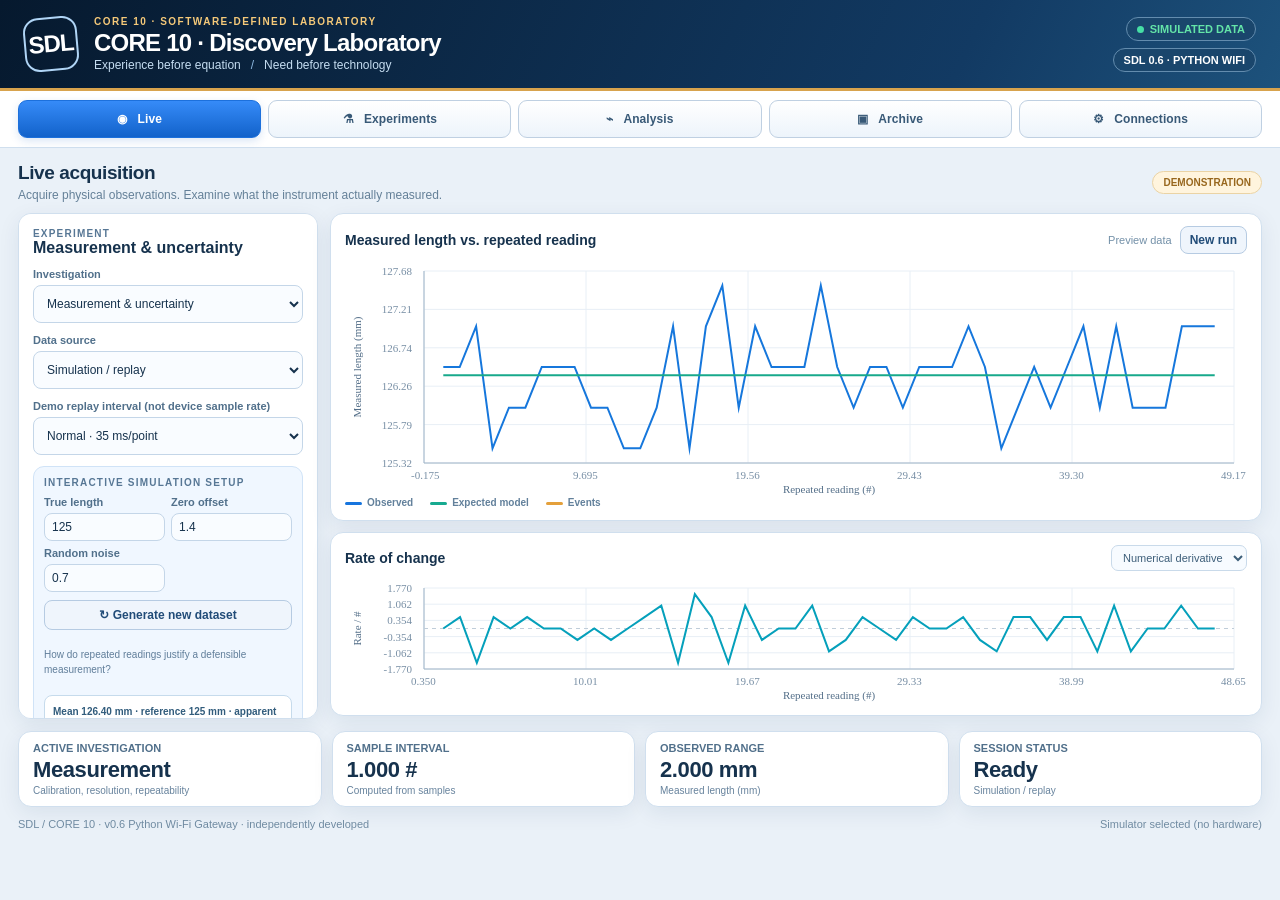
<file: web/index.html>
<!DOCTYPE html><html lang="en"><head><meta charset="utf-8"><meta name="viewport" content="width=device-width,initial-scale=1"><meta name="theme-color" content="#0a2442"><title>SDL | CORE 10 v0.6 — Python Wi-Fi Laboratory</title><link rel="stylesheet" href="style.css"></head><body><div class="app">
<header class="mast"><div class="mast-left"><div class="sdl-mark" aria-label="SDL">SDL</div><div><div class="eyebrow">CORE 10 · SOFTWARE-DEFINED LABORATORY</div><h1>CORE 10 · Discovery Laboratory</h1><p>Experience before equation <span style="color:#8db9e1">&nbsp; / &nbsp;</span> Need before technology</p></div></div><div class="topright"><span class="tinybadge"><span class="statusdot on" id="modeDot"></span><span id="topStatus">SIMULATED DATA</span></span><span class="tinybadge">SDL 0.6 · PYTHON WIFI</span></div></header>
<nav class="tabnav" role="tablist" aria-label="Laboratory workspace"><button type="button" data-tab="live" class="active" role="tab">◉ &nbsp; Live</button><button type="button" data-tab="experiments" role="tab">⚗ &nbsp; Experiments</button><button type="button" data-tab="analysis" role="tab">⌁ &nbsp; Analysis</button><button type="button" data-tab="archive" role="tab">▣ &nbsp; Archive</button><button type="button" data-tab="setup" role="tab">⚙ &nbsp; Connections</button></nav>
<main class="content">
<div class="diag-warning" id="capture-warning" role="status" hidden></div>
<section class="screen" id="screen-live"><div class="pagehead"><div><h2>Live acquisition</h2><p>Acquire physical observations. Examine what the instrument actually measured.</p></div><span class="pill gold" id="live-mode">DEMO / NOT CONNECTED</span></div><div class="livegrid"><aside class="card pad stack"><div><div class="sectionlabel">Experiment</div><h3 class="control-title" id="live-exp-title">Newton's cooling</h3></div><div><label for="live-exp" class="label">Investigation</label><select id="live-exp" class="inp"></select></div><div><label for="live-adapter" class="label">Data source</label><select id="live-adapter" class="inp"></select></div><div><label for="sample-ms" class="label">Demo replay interval (not device sample rate)</label><select id="sample-ms" class="inp"><option value="15">Fast · 15 ms/point</option><option value="35" selected>Normal · 35 ms/point</option><option value="100">Slow · 100 ms/point</option></select></div><div class="sim-box" id="simulation-panel"><div class="sectionlabel">Interactive simulation setup</div><div class="sim-fields" id="sim-fields"></div><button type="button" class="btn" id="sim-regenerate">↻ Generate new dataset</button><p class="tiny-note" id="sim-description">Choose parameters then regenerate.</p><div class="sim-insight" id="sim-insight">Preparing simulation...</div></div><div class="controls"><button id="live-start" class="btn success">▶ Start run</button><button id="live-stop" class="btn ghost">■ Stop</button><button id="live-mark" class="btn">⚑ Mark event</button><button id="live-save" class="btn primary">Save run</button></div><div class="sim-manual"><div class="sectionlabel">Manual / event-based acquisition</div><input id="event-note" class="inp" type="text" maxlength="50" placeholder="Optional event annotation"><div class="fieldgrid"><label class="label">X<input id="event-x" class="inp" type="number" step="any" placeholder="X"></label><label class="label">Y<input id="event-y" class="inp" type="number" step="any" placeholder="Y"></label></div><button class="btn" id="event-keep">＋ Keep data pair</button></div><div class="separator"></div><div class="metricrow"><span>Latest reading</span><strong id="latest-value">—</strong></div><div class="metricrow"><span>Samples</span><strong id="live-samples">0</strong></div><div class="metricrow"><span>Elapsed</span><strong id="live-elapsed">0.0 <em>s</em></strong></div><div class="separator"></div><div class="devicebox warn" id="device-message"><b>Simulation ready.</b><div>Use Start run for live sample playback, or choose a hardware connector.</div></div><div class="small">All sample values are simulated unless an external source is connected. Hardware adapters are unvalidated against your current firmware.</div></aside><div class="graphs"><article class="card graphcard"><div class="graphhead"><strong id="live-graph-title">Temperature vs. time</strong><div class="mini-control"><span class="status-text" id="live-trace-note">Preview data</span><button class="btn" id="live-clear" style="padding:6px 9px;min-height:27px">New run</button></div></div><div class="canvas-wrap"><canvas class="plot" id="live-plot" aria-label="Live acquisition chart"></canvas></div><div class="legend"><span><i class="swatch" style="background:#1775de"></i>Observed</span><span><i class="swatch" style="background:#17aa90"></i>Expected model</span><span><i class="swatch" style="background:#e4a03b"></i>Events</span></div></article><article class="card graphcard"><div class="graphhead"><strong id="live-second-title">Rate of change</strong><div class="mini-control"><select id="live-second-channel" aria-label="Secondary channel"><option value="rate">Numerical derivative</option></select></div></div><div class="canvas-wrap"><canvas class="plot" id="live-rate" aria-label="Rate of change chart"></canvas></div></article></div></div><div class="metrics"><article class="card kpi"><label class="label">ACTIVE INVESTIGATION</label><strong id="kpi-exp">Cooling</strong><span id="kpi-exp-note">Temperature over time</span></article><article class="card kpi"><label class="label">SAMPLE INTERVAL</label><strong id="kpi-interval">—</strong><span>Computed from samples</span></article><article class="card kpi"><label class="label">OBSERVED RANGE</label><strong id="kpi-range">—</strong><span id="kpi-unit">Temperature (°C)</span></article><article class="card kpi"><label class="label">SESSION STATUS</label><strong id="kpi-status">Ready</strong><span id="kpi-source">No hardware connected</span></article></div></section>
<section class="screen" id="screen-experiments" hidden><div class="pagehead"><div><h2>Experiment library</h2><p>All ten historical CORE 10 investigations. Change parameters, repeat trials, and test models.</p></div><button class="btn primary" id="open-match">Graph Matching Arena →</button></div><div class="library-filter"><button class="btn primary" data-library="core">CORE 10 · Ten investigations</button><button class="btn" data-library="extension">Vernier-inspired extensions · 8</button></div><div class="catalog" id="experiment-list"></div><div id="match-panel" class="hidden"><div class="expbar" style="margin-top:14px"><div><div class="sectionlabel">Interactive challenge</div><h2 style="font-size:17px;margin:2px 0">Graph Matching Arena</h2></div><button class="btn ghost" id="close-match">← Back to experiment library</button></div><div class="matchlayout"><article class="card graphcard"><div class="graphhead"><strong>Become the graph</strong><small>Match the target by moving the virtual position control</small></div><div class="canvas-wrap matchplot"><canvas class="plot" id="match-plot" aria-label="Interactive graph matching challenge"></canvas></div><div class="legend"><span><i class="swatch" style="background:#dda044"></i>Target</span><span><i class="swatch" style="background:#1478df"></i>Your movement</span></div></article><article class="card pad matchinfo"><div><label for="match-target" class="label">Target motion pattern</label><select class="inp" id="match-target"><option value="steps">Out, pause, return</option><option value="triangle">Steady outbound and inbound</option><option value="waves">Changing speed</option></select></div><div><label for="match-pos" class="label">Virtual position <strong id="match-pos-value">2.0 m</strong></label><input type="range" id="match-pos" min="0" max="4" step="0.05" value="2"></div><div class="controls"><button id="match-start" class="btn success">▶ Start match</button><button id="match-example" class="btn">Example trace</button></div><div class="result"><strong>Matching score</strong><div class="result-value" id="match-score">—</div><p id="match-status">Move the slider as time advances across the graph (10 s).</p></div></article></div></div></section>
<section class="screen" id="screen-analysis" hidden><div class="pagehead"><div><h2>Graphical analysis</h2><p>Vernier-style data processing: transforms, fits, statistics, histograms, integration, FFT and calibration.</p></div><span class="pill">MODEL FIDELITY LAB</span></div><div class="analysisgrid"><div class="analysisplots"><article class="card graphcard"><div class="graphhead"><strong id="analysis-graph-title">Measured vs. model</strong><div class="legend"><span><i class="swatch" style="background:#1e75d1"></i>Data</span><span><i class="swatch" style="background:#e39a35"></i>Fit</span><span><i class="swatch" style="background:#8292c1"></i>Archive overlay</span></div></div><div class="canvas-wrap"><canvas class="plot" id="analysis-plot" aria-label="Model fitting graph"></canvas></div></article><article class="card graphcard"><div class="graphhead"><strong id="analysis-sub-title">Residuals — measured minus predicted</strong><div class="mini-control"><select id="subview"><option value="residuals">Residuals</option><option value="fft">FFT spectrum</option><option value="hist">Histogram</option><option value="integral">Accumulated integral</option><option value="derivative">Numerical derivative</option></select></div></div><div class="canvas-wrap"><canvas class="plot" id="analysis-secondary" aria-label="Residual or FFT spectrum"></canvas></div></article></div><aside class="card pad analysis-settings"><div><div class="sectionlabel">Modeling tools</div><h3 class="control-title">Find the relationship</h3></div><div><label for="analysis-model" class="label">Fit model</label><select class="inp" id="analysis-model"><option value="auto">Auto select (BIC)</option><option value="constant">Constant · y = μ</option><option value="linear">Linear · a + bx</option><option value="quadratic">Quadratic · a + bx + cx²</option><option value="inverse">Inverse · a + b/x</option><option value="exponential">Exponential decay · c + a exp(-kx)</option><option value="saturating">Approach to plateau · c − a exp(-kx)</option><option value="cos2">Malus · a + b cos²(θ)</option></select></div><div><label for="analysis-transform" class="label">View transformation</label><select class="inp" id="analysis-transform"><option value="raw">Raw measurements</option><option value="square">y vs. x²</option><option value="reciprocal">y vs. 1/x</option><option value="lnx">y vs. ln(x)</option><option value="lny">ln(y) vs. x</option><option value="lnshift">ln(y − baseline) vs. x</option></select></div><div class="fieldgrid"><div><label class="label" for="baseline">Exponential baseline</label><input id="baseline" class="inp" type="number" step="any" value="23"></div><div><label class="label" for="overlay-run">Compare saved run</label><select id="overlay-run" class="inp"><option value="">None</option></select></div></div><div class="fieldgrid"><div><label class="label" for="zoom-view">Graph range</label><select id="zoom-view" class="inp"><option value="full">Full data</option><option value="first">First half</option><option value="last">Last half</option></select></div><div><label class="label" for="show-theory">Reference curve</label><select id="show-theory" class="inp"><option value="yes">Show reference</option><option value="no">Hide reference</option></select></div></div><div class="result"><strong>Fit equation</strong><p id="fit-equation">Choose a model or load an experiment.</p><div class="result-value" id="fit-r2">—</div><p id="fit-rmse">R² / RMSE</p></div><div class="stat-summary"><div class="sectionlabel">Descriptive statistics &amp; data cursor</div><div id="analysis-stats" class="tiny-note">—</div><div id="cursor-detail" class="cursor-note">Click a graph to inspect its nearest point.</div></div><div class="controls"><button id="analysis-refresh" class="btn primary">Recalculate</button><button id="analysis-csv" class="btn">Export CSV</button></div><button class="btn" id="analysis-table-toggle">▦ Data table / calculated columns</button><div id="analysis-data-panel" class="hidden tablewrap smalltable"><table class="datatable"><thead><tr><th>X</th><th>Y</th><th>Predicted</th><th>Residual</th></tr></thead><tbody id="analysis-table-body"></tbody></table></div><div id="unknown-panel" class="unknownpanel hidden"><div class="sectionlabel">Optical standard-curve analysis</div><label for="unknown-abs" class="label">Unknown sample absorbance (AU)</label><input id="unknown-abs" class="inp" type="number" min="0" step="0.001" value="0.65"><button class="btn" id="unknown-calculate">Estimate unknown concentration</button><strong id="unknown-result">—</strong></div><p class="tip" id="analysis-advice">Multiple trial overlays and residuals test fidelity. FFT works best for equally spaced waveform data.</p></aside></div></section>
<section class="screen" id="screen-archive" hidden><div class="pagehead"><div><h2>Archive &amp; reproducibility</h2><p>Store independent trials in your browser, compare runs, and move complete datasets as CSV or JSON.</p></div><span class="pill" id="archive-count">0 SAVED RUNS</span></div><div class="archivegrid"><article class="card pad stack"><div class="expbar" style="margin:0"><strong style="font-size:14px">Saved experiments</strong><div class="mini-control"><button class="btn" id="archive-import">Import CSV</button><button class="btn" id="archive-backup">Export JSON</button><button class="btn red" id="archive-clear">Clear archive</button></div></div><div class="tablewrap"><table class="datatable"><thead><tr><th>Run / date</th><th>Investigation</th><th>Source</th><th>Points</th><th>Actions</th></tr></thead><tbody id="archive-list"><tr><td colspan="5">No stored runs. Save a run from Live.</td></tr></tbody></table></div><div class="tip">Storage uses this browser's local storage and is limited. Export JSON to preserve the archive beyond the browser.</div></article><aside class="card pad stack"><div class="sectionlabel">Import data</div><h3 class="control-title">Make existing measurements useful</h3><p class="small">Accepts CSV columns <code>x,y</code> or <code>t_s,value</code>. JSON export stores the complete experiment metadata and samples.</p><button class="btn primary" id="archive-import-json">Import JSON backup</button><div class="subtle">CSV import creates a new archive record that can be loaded into Live and analyzed with the same tools as simulated or instrument data.</div><div class="divider"></div><label class="label">Data provenance</label><p class="small">Runs retain the data source and mode. Simulated data are clearly labeled. No cloud upload or account is required.</p></aside></div></section>
<section class="screen" id="screen-setup" hidden><div class="pagehead"><div><h2>Connections &amp; calibration</h2><p>Transport-independent acquisition with extensible communications adapters.</p></div><span class="pill gold">PYTHON CORE · WIFI LINK MONITOR</span></div><div class="connectiongrid"><article class="card pad stack"><div class="sectionlabel">Transport</div><div><label for="plugin-select" class="label">Communications plugin</label><select id="plugin-select" class="inp"></select></div><div id="plugin-details" class="pluginbox"></div><div class="fieldgrid" id="plugin-fields"></div><div class="controls"><button id="plugin-connect" class="btn success">Connect source</button><button id="plugin-disconnect" class="btn ghost">Disconnect</button></div><div id="plugin-status" class="devicebox warn">No live device connected. The simulator is available.</div><div class="wifi-diag" id="wifi-diagnostics" aria-live="polite">
 <div class="diag-head"><strong>Wi-Fi / LAN Data Integrity Observatory</strong><span id="diag-status" class="diag-status">NOT CONNECTED</span></div>
 <div class="diag-grid">
  <div class="diag-kpi"><span>APP LINK HEALTH</span><b id="diag-health">—</b><small>derived, not RSSI</small></div>
  <div class="diag-kpi"><span>GOOD SAMPLES/S</span><b id="diag-rate">—</b><small>5 s rolling window</small></div>
  <div class="diag-kpi"><span>THROUGHPUT</span><b id="diag-throughput">—</b><small>application kbit/s</small></div>
  <div class="diag-kpi"><span>ROUND-TRIP</span><b id="diag-rtt">—</b><small>median ms</small></div>
  <div class="diag-kpi"><span>UPSTREAM LAG</span><b id="diag-lag">—</b><small>estimated median ms</small></div>
  <div class="diag-kpi"><span>SEQUENCE GAPS</span><b id="diag-loss">—</b><small>missed samples</small></div>
  <div class="diag-kpi"><span>CRC / DUPLICATES</span><b id="diag-integrity">—</b><small>bad / repeated frames</small></div>
  <div class="diag-kpi"><span>RECONNECTS</span><b id="diag-reconnect">—</b><small>device TCP link</small></div>
 </div>
 <div class="diag-detail" id="diag-detail">Connect to the Python Gateway to begin measurements. HTTP health: <code>/api/status</code></div>
 <div class="diag-warning">Application diagnostics are NOT Wi-Fi radio RSSI or physical link-layer packet loss. Lag is estimated from node timestamps + clock-offset pings, with uncertainty approximately RTT/2. A TCP sequence gap indicates missing application samples, not necessarily RF loss.</div>
</div><div class="subtle">Web Serial and Web Bluetooth are Chromium-based browser features. Firefox can use Demo, CSV, or WebSocket (when the device provides a compatible endpoint). Serve on localhost/HTTPS for permissioned browser APIs.</div></article><article class="card pad stack"><div class="sectionlabel">Shared protocol</div><h3 class="control-title">One scientific sample, many transports</h3><p class="small">Adapters include simulation, WebSocket LAN, a live Python WebSocket gateway, USB Web Serial, and BLE Nordic UART Service. A new adapter registers a manifest and emits normalized samples.</p><div class="code">{"t_ms":1250,"x":1.25,"y":23.8,
 "unit":"°C","channel":"temperature"}

// Or newline CSV: 1.25,23.8
// Or {"temperature_c":23.8,"t_ms":1250}</div><div class="fieldgrid"><div><label class="label" for="sample-field">Preferred JSON value field</label><input id="sample-field" class="inp" value="y" placeholder="e.g. temperature_c"></div><div><label class="label" for="cal-scale">Calibration multiplier</label><input id="cal-scale" class="inp" type="number" step="any" value="1"></div><div><label class="label" for="cal-offset">Calibration offset</label><input id="cal-offset" class="inp" type="number" step="any" value="0"></div><div><label class="label" for="serial-baud">Default USB baud rate</label><input id="serial-baud" class="inp" type="number" value="115200"></div></div><div class="sim-box"><div class="sectionlabel">Two-point calibration wizard</div><p class="small">Enter two raw readings and their independently known reference values. This calculates multiplier and offset for external readings.</p><div class="fieldgrid"><div><label class="label" for="raw-1">Raw point 1</label><input id="raw-1" class="inp" type="number" value="0"></div><div><label class="label" for="ref-1">Reference 1</label><input id="ref-1" class="inp" type="number" value="0"></div><div><label class="label" for="raw-2">Raw point 2</label><input id="raw-2" class="inp" type="number" value="100"></div><div><label class="label" for="ref-2">Reference 2</label><input id="ref-2" class="inp" type="number" value="100"></div></div><button class="btn" id="cal-compute">Compute calibration</button><div class="tiny-note" id="cal-result">Calibrations must be independently verified against a third reference.</div></div><div class="subtle"><strong>Adapter contract:</strong> <code>register({id,name,fields,create(ctx)})</code>. An instance exposes <code>connect()</code>, <code>disconnect()</code>, <code>start()</code>, and <code>stop()</code>. The common <code>ctx.onSample()</code> interface keeps plotting and modeling independent of the transport.</div></article></div></section>
<div class="footer"><span>SDL / CORE 10 · v0.6 Python Wi-Fi Gateway · independently developed</span><span id="footer-status">No hardware validation claimed. Local-first, no dependencies.</span></div></main></div>
<input id="import-csv-file" type="file" accept=".csv,text/csv" hidden><input id="import-json-file" type="file" accept=".json,application/json" hidden><div class="notif" role="status" id="toast"></div>
<script src="analysis.js"></script><script src="comms.js"></script><script src="core10.js"></script><script src="app.js"></script><script src="wifi_diagnostics.js"></script></body></html>
</file>
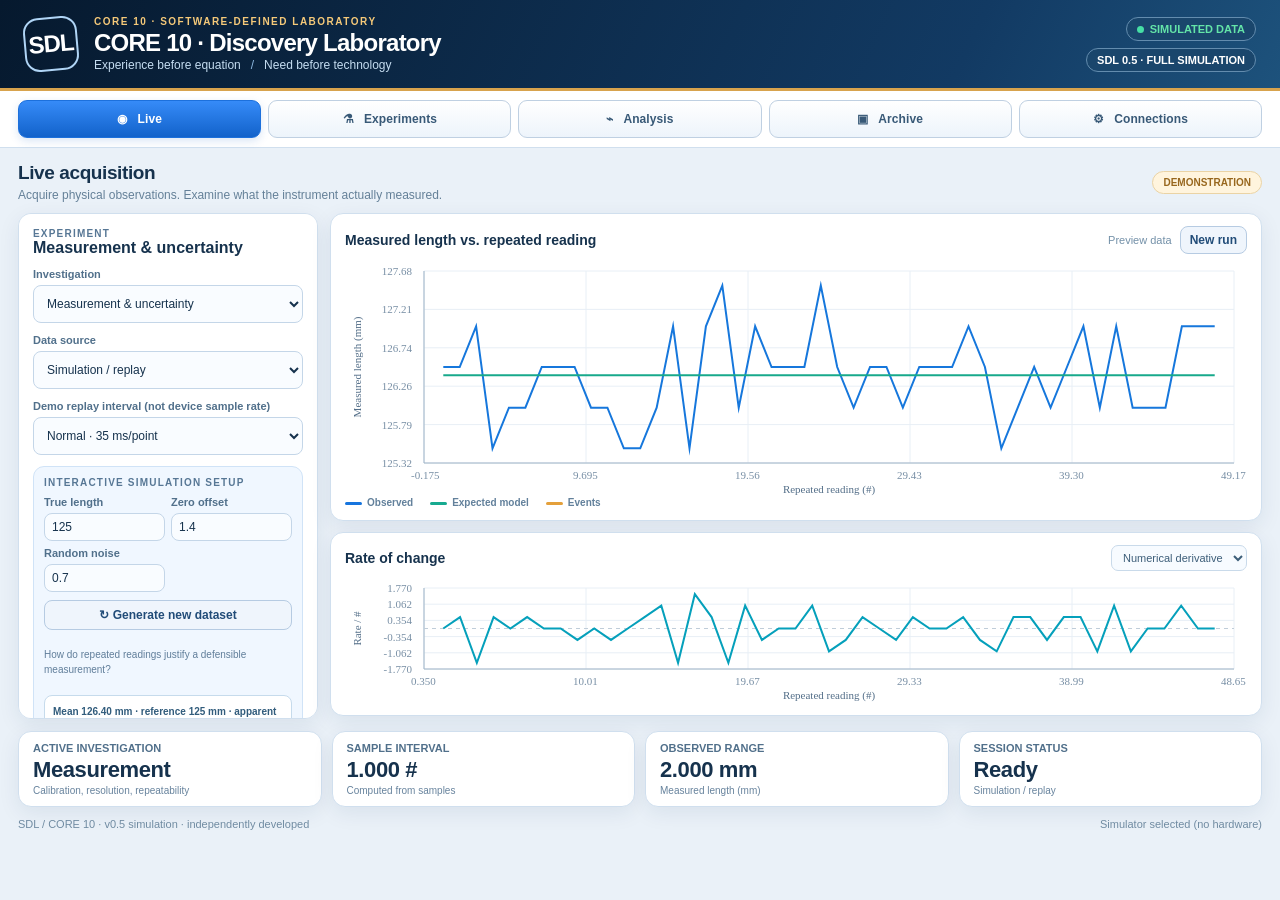
<file: extras/SDL_CORE10_v0.5_Offline_Simulator.html>
<!DOCTYPE html><html lang="en"><head><meta charset="utf-8"><meta name="viewport" content="width=device-width,initial-scale=1"><meta name="theme-color" content="#0a2442"><title>SDL | CORE 10 Simulation v0.5 — Graphical Analysis</title><style>
:root{--navy:#0a2442;--navy2:#13395f;--blue:#166de2;--cyan:#00a2c9;--bg:#eaf1f8;--white:#fff;--border:#d0dfee;--ink:#16324d;--muted:#648098;--soft:#f3f8fd;--green:#14885d;--amber:#b27518;--red:#bf4b50;--shadow:0 6px 21px rgba(15,51,86,.08)}
*{box-sizing:border-box}html,body{margin:0;min-height:100%;background:var(--bg);font-family:Inter,'Segoe UI',Arial,sans-serif;color:var(--ink)}button,input,select{font:inherit}button{cursor:pointer}button:disabled{opacity:.45;cursor:not-allowed}button:focus-visible,input:focus-visible,select:focus-visible{outline:3px solid #e9af4b;outline-offset:2px}.app{max-width:1680px;margin:auto;min-height:100vh}.mast{background:linear-gradient(115deg,#06192e,#123a63 75%,#1d527c);color:white;min-height:91px;padding:13px 24px;display:flex;align-items:center;justify-content:space-between;gap:18px;border-bottom:3px solid #d8a34d}.mast-left{display:flex;align-items:center;gap:16px}.sdl-mark{width:54px;height:54px;border:2px solid #b0d5f6;border-radius:15px;display:grid;place-items:center;transform:rotate(-5deg);font-size:24px;font-weight:850;letter-spacing:-1px}.mast h1{font-size:24px;letter-spacing:-.75px;line-height:1.05;margin:3px 0}.mast p{font-size:12px;color:#c5ddf1;margin:0}.eyebrow{font-size:10px;font-weight:900;letter-spacing:1.5px;color:#f5c979;text-transform:uppercase}.topright{text-align:right;display:grid;gap:7px;justify-items:end}.tinybadge{font-size:11px;font-weight:750;padding:5px 10px;border:1px solid #638cae;background:#1a466c;border-radius:30px;white-space:nowrap}.tinybadge span{color:#64e4a8}.statusdot{display:inline-block;width:7px;height:7px;border-radius:50%;background:#f4bd65;margin-right:6px}.statusdot.on{background:#46dfa5}.tabnav{display:grid;grid-template-columns:repeat(5,1fr);gap:7px;background:white;padding:9px 18px;border-bottom:1px solid var(--border)}.tabnav button{border:1px solid #bfd0e2;border-radius:9px;background:linear-gradient(#fff,#edf4fb);color:#385977;font-size:12px;font-weight:800;display:flex;align-items:center;justify-content:center;gap:9px;padding:11px 5px}.tabnav button.active{color:white;background:linear-gradient(#368bf8,#1262ca);border-color:#1c70dc;box-shadow:0 3px 9px #1d66c22b}.tabnav svg{width:16px;height:16px}.content{padding:14px 18px 16px}.screen[hidden]{display:none!important}.pagehead{display:flex;justify-content:space-between;align-items:center;gap:13px;margin-bottom:11px}.pagehead h2{margin:0;font-size:19px;letter-spacing:-.4px}.pagehead p{margin:4px 0 0;color:var(--muted);font-size:12px}.pill{background:#e8f4ff;color:#205c9a;border:1px solid #b9d8f2;border-radius:22px;padding:5px 10px;font-size:11px;font-weight:800;white-space:nowrap}.pill.gold{background:#fff4dd;color:#98671e;border-color:#ead3a5}.card{background:var(--white);border:1px solid var(--border);border-radius:13px;box-shadow:var(--shadow);min-width:0}.pad{padding:14px}.livegrid{display:grid;grid-template-columns:276px minmax(0,1fr);gap:12px}.stack{display:flex;flex-direction:column;gap:11px}.sectionlabel{text-transform:uppercase;font-size:10px;letter-spacing:1.2px;color:#577795;font-weight:900}.control-title{font-size:16px;font-weight:850;margin:0}.small{font-size:12px;color:var(--muted);line-height:1.5}.label{font-size:11px;color:#51708b;font-weight:800;display:block;margin:0 0 5px}.inp{width:100%;padding:10px 9px;border:1px solid #c4d6e8;border-radius:8px;background:#f9fcff;color:var(--ink);outline:none;font-size:12px;min-width:0}.inp:focus{border-color:var(--blue)}.controls{display:grid;grid-template-columns:1fr 1fr;gap:7px}.btn{border:1px solid #b6cbe2;border-radius:8px;padding:10px 13px;background:#eff5fc;color:#214c78;font-size:12px;font-weight:820;min-height:36px}.btn:hover{filter:brightness(.975);border-color:#2f80d4}.btn.primary{background:#166fe0;border-color:#1262c7;color:#fff}.btn.success{background:#118354;border-color:#087246;color:white}.btn.ghost{background:#fff}.btn.red{color:#ab3a43;background:#fff5f5;border-color:#e9c7cb}.btn:focus-visible{outline:2px solid #f6bb5b}.separator{height:1px;background:#e3edf6;margin:2px 0}.metricrow{display:grid;grid-template-columns:1fr auto;align-items:center;gap:7px}.metricrow span{font-size:12px;color:#638198}.metricrow strong{font-size:24px;font-weight:850;letter-spacing:-.6px;font-variant-numeric:tabular-nums}.metricrow em{font-style:normal;font-size:12px;color:#658097}.devicebox{background:#eaf7f2;border:1px solid #b9e5d1;border-radius:9px;padding:10px;font-size:12px;color:#21694d;line-height:1.5}.devicebox.warn{background:#fff8e9;color:#82591b;border-color:#ead7ae}.graphs{display:grid;grid-template-rows:308px 184px;gap:11px;min-width:0}.graphcard{padding:12px 14px;display:flex;flex-direction:column;min-width:0;min-height:0}.graphhead{display:flex;align-items:center;justify-content:space-between;gap:9px;flex-wrap:wrap;margin-bottom:4px}.graphhead strong{font-size:14px}.graphhead small{color:#6888a4;font-size:11px}.canvas-wrap{width:100%;flex:1;min-height:0;position:relative}.plot{width:100%;height:100%;display:block;touch-action:none}.legend{display:flex;gap:17px;align-items:center;color:#62809b;font-size:10px;font-weight:700}.swatch{display:inline-block;width:17px;height:3px;border-radius:5px;vertical-align:middle;margin-right:5px}.metrics{display:grid;grid-template-columns:repeat(4,minmax(0,1fr));gap:10px;margin-top:12px}.kpi{padding:10px 14px}.kpi .label{margin-bottom:3px}.kpi strong{font-size:22px;letter-spacing:-.4px;display:block;white-space:nowrap;overflow:hidden;text-overflow:ellipsis}.kpi span{display:block;font-size:10px;color:#67839d;margin-top:2px}.catalog{display:grid;grid-template-columns:repeat(3,minmax(0,1fr));gap:10px}.exp-card{padding:13px;display:flex;flex-direction:column;min-height:146px;gap:8px}.exp-top{display:flex;justify-content:space-between;gap:8px;align-items:center}.exp-icon{width:32px;height:32px;border-radius:9px;background:#edf5fd;display:grid;place-items:center;color:#1c6bc2;font-size:19px}.exp-card h3{font-size:14px;margin:0}.exp-card p{font-size:11px;color:#657f99;line-height:1.45;margin:0;flex:1}.exp-card .btn{padding:7px 12px;min-height:30px;align-self:flex-start}.exp-card .category{font-size:10px;font-weight:820;color:#6885a0}.matchlayout{display:grid;grid-template-columns:1fr 270px;gap:12px}.matchplot{height:230px}.matchinfo{display:flex;flex-direction:column;gap:9px}.matchinfo input[type=range]{width:100%;accent-color:#156edc}.subtle{border:1px dashed #bcd2e6;background:#f5faff;border-radius:9px;padding:11px;color:#496b89;font-size:11px;line-height:1.45}.analysisgrid{display:grid;grid-template-columns:minmax(0,1fr) 280px;gap:12px}.analysisplots{display:grid;grid-template-rows:285px 208px;gap:11px}.analysis-settings{display:flex;flex-direction:column;gap:12px}.result{background:#eff6fe;border:1px solid #d6e5f5;border-radius:9px;padding:11px}.result strong{font-size:13px}.result p{margin:5px 0;color:#537491;font-size:11px;line-height:1.5;overflow-wrap:anywhere}.result-value{font-size:24px;font-weight:850;letter-spacing:-.5px;color:#134f89}.tip{font-size:11px;color:#6f88a0;line-height:1.55}.rows{display:grid;gap:8px}.tablewrap{max-height:355px;overflow:auto;border:1px solid var(--border);border-radius:9px}.datatable{width:100%;border-collapse:collapse;text-align:left;font-size:12px}.datatable th{background:#f1f6fc;color:#547393;font-size:11px;position:sticky;top:0}.datatable td,.datatable th{padding:10px 12px;border-bottom:1px solid #e5edf4}.datatable tr:last-child td{border-bottom:0}.datatable button{padding:5px 9px;font-size:11px}.archivegrid{display:grid;grid-template-columns:1fr 280px;gap:12px}.connectiongrid{display:grid;grid-template-columns:1.15fr 1fr;gap:12px}.pluginbox{background:#f2f7fc;border:1px solid #d4e3f1;border-radius:10px;padding:11px;display:grid;gap:6px}.pluginbox h3{font-size:14px;margin:0}.pluginbox p{font-size:11px;color:#64819d;margin:0;line-height:1.5}.fieldgrid{display:grid;grid-template-columns:1fr 1fr;gap:9px}.code{background:#0d2339;color:#d9edff;border-radius:10px;font:11px/1.6 Consolas,monospace;padding:13px;white-space:pre-wrap;overflow:auto;max-height:170px}.footer{font-size:11px;color:#6f8aa1;display:flex;justify-content:space-between;gap:10px;margin-top:11px;flex-wrap:wrap}.notif{position:fixed;right:24px;bottom:22px;border:1px solid #abc9e5;box-shadow:0 8px 30px #142e5340;padding:12px 16px;border-radius:10px;background:white;color:#204e78;font-size:12px;z-index:99;max-width:350px;display:none}.notif.show{display:block}.mini-control{display:flex;align-items:center;gap:8px;flex-wrap:wrap}.mini-control select{padding:5px 7px;border:1px solid #c9daea;border-radius:7px;background:#f7fbff;color:#3d5e79;font-size:11px}.status-text{font-size:11px;color:#7390a8}.expbar{display:flex;align-items:center;justify-content:space-between;gap:9px;margin-bottom:10px}.divider{height:1px;background:#e3edf6}.hidden{display:none!important}@media(max-width:1050px){.livegrid{grid-template-columns:245px 1fr}.catalog{grid-template-columns:repeat(2,1fr)}.metrics{grid-template-columns:repeat(2,1fr)}.analysisgrid,.connectiongrid,.archivegrid{grid-template-columns:1fr}.analysis-settings{display:grid;grid-template-columns:repeat(2,minmax(0,1fr))}.matchlayout{grid-template-columns:1fr}.matchinfo{display:grid;grid-template-columns:1fr 1fr}}@media(max-width:700px){.mast{padding:12px 15px}.mast h1{font-size:17px}.sdl-mark{width:42px;height:42px;font-size:18px}.mast p{display:none}.topright{display:none}.tabnav{padding:7px;gap:4px}.tabnav button{font-size:10px;padding:9px 1px;gap:2px}.tabnav svg{display:none}.content{padding:9px}.livegrid{grid-template-columns:1fr}.graphs{grid-template-rows:270px 175px}.catalog{grid-template-columns:1fr}.analysisplots{grid-template-rows:250px 185px}.analysis-settings{grid-template-columns:1fr}.matchinfo{grid-template-columns:1fr}}

/* CORE 10 controls and data-model instrumentation */
.sim-box{display:grid;gap:8px;background:#f0f7ff;border:1px solid #d0e3f7;border-radius:11px;padding:10px}.sim-fields{display:grid;grid-template-columns:1fr 1fr;gap:6px}.sim-fields .param{min-width:0}.sim-fields .param input{padding:6px 7px}.tiny-note{font-size:10px;line-height:1.45;color:#607e9a}.sim-manual{display:grid;gap:8px}.sim-manual .fieldgrid{gap:6px}.sim-manual .inp{margin-top:4px;padding:7px}.analysis-settings{gap:9px}.stat-summary{background:#f8fbff;border:1px solid #d5e5f5;padding:9px;border-radius:9px;display:grid;gap:5px}.cursor-note{color:#1e629b;font-size:10px;line-height:1.4}.smalltable{max-height:195px;overflow:auto}.smalltable .datatable th,.smalltable .datatable td{font-size:10px;padding:5px 8px}.unknownpanel{display:grid;gap:7px;background:#edf9f6;border-radius:9px;border:1px solid #a6d7c8;padding:9px}.unknownpanel strong{font-size:12px;color:#16755b}.livegrid > aside{max-height:506px;overflow-y:auto;scrollbar-width:thin}.catalog{grid-template-columns:repeat(5,minmax(0,1fr))}.exp-card{min-height:175px}.exp-card h3{font-size:12px}.exp-card p{font-size:10px}.livegrid{grid-template-columns:300px minmax(0,1fr)}.tabnav button{letter-spacing:.1px}.pill.gold{font-size:10px}.sim-box .btn{padding:7px 8px;min-height:28px}.exp-card .category{font-size:9px}.graphhead{min-height:22px}@media(max-width:1350px){.catalog{grid-template-columns:repeat(4,minmax(0,1fr))}}@media(max-width:1050px){.catalog{grid-template-columns:repeat(2,minmax(0,1fr))}.livegrid{grid-template-columns:270px minmax(0,1fr)}}@media(max-width:700px){.catalog{grid-template-columns:1fr}.livegrid{grid-template-columns:1fr}.livegrid > aside{max-height:none}}

.sim-insight{background:#fff;border:1px solid #c6dbec;border-radius:8px;padding:8px;font-size:10px;font-weight:700;line-height:1.5;color:#315c7c}

.analysis-settings{display:flex!important;flex-direction:column!important;gap:8px;max-height:506px;overflow:hidden;padding:11px}.tooltabs{display:grid;grid-template-columns:repeat(3,1fr);gap:5px;border-bottom:1px solid #e0eaf4;padding-bottom:8px}.tooltab{font-size:11px;font-weight:800;border:1px solid #c6d9eb;border-radius:7px;background:#eff5fb;padding:7px 3px;color:#486982}.tooltab.active{background:#186ddb;color:white;border-color:#186ddb}.toolpanel{display:flex;flex-direction:column;gap:9px;min-height:0;max-height:455px;overflow-y:auto;scrollbar-width:thin}.toolpanel.hidden{display:none!important}.toolpanel .result-value{font-size:22px}.toolpanel .inp{padding:8px}.toolpanel .result{padding:8px}.toolpanel .stat-summary{padding:9px}.toolpanel .smalltable{max-height:320px}@media(max-width:1050px){.analysis-settings{max-height:506px}}

.library-filter{display:flex;gap:9px;margin-bottom:10px}.library-filter .btn{min-height:31px;padding:8px 14px}.catalog{grid-template-columns:repeat(5,minmax(0,1fr))}@media(max-width:1350px){.catalog{grid-template-columns:repeat(4,minmax(0,1fr))}}
/* Dense, tabbed analysis controls so desktop use has no long page scroll. */
.analysis-settings{padding:9px;max-height:506px}
.analysis-settings .toolpanel{gap:5px;max-height:457px}
.analysis-settings .label{font-size:10px;margin-bottom:2px}
.analysis-settings .inp{padding:6px 7px;min-height:30px}
.analysis-settings .fieldgrid{gap:5px}
.analysis-settings .result{padding:7px}
.analysis-settings .result p{margin:2px 0;font-size:10px}
.analysis-settings .result-value{font-size:21px}
.analysis-settings .controls .btn{padding:6px;min-height:29px}
.analysis-settings .tip{font-size:10px;margin:3px 0}
.analysis-settings .control-title{font-size:14px}

</style></head><body><div class="app">
<header class="mast"><div class="mast-left"><div class="sdl-mark" aria-label="SDL">SDL</div><div><div class="eyebrow">CORE 10 · SOFTWARE-DEFINED LABORATORY</div><h1>CORE 10 · Discovery Laboratory</h1><p>Experience before equation <span style="color:#8db9e1">&nbsp; / &nbsp;</span> Need before technology</p></div></div><div class="topright"><span class="tinybadge"><span class="statusdot on" id="modeDot"></span><span id="topStatus">SIMULATED DATA</span></span><span class="tinybadge">SDL 0.5 · FULL SIMULATION</span></div></header>
<nav class="tabnav" role="tablist" aria-label="Laboratory workspace"><button type="button" data-tab="live" class="active" role="tab">◉ &nbsp; Live</button><button type="button" data-tab="experiments" role="tab">⚗ &nbsp; Experiments</button><button type="button" data-tab="analysis" role="tab">⌁ &nbsp; Analysis</button><button type="button" data-tab="archive" role="tab">▣ &nbsp; Archive</button><button type="button" data-tab="setup" role="tab">⚙ &nbsp; Connections</button></nav>
<main class="content">
<section class="screen" id="screen-live"><div class="pagehead"><div><h2>Live acquisition</h2><p>Acquire physical observations. Examine what the instrument actually measured.</p></div><span class="pill gold" id="live-mode">DEMO / NOT CONNECTED</span></div><div class="livegrid"><aside class="card pad stack"><div><div class="sectionlabel">Experiment</div><h3 class="control-title" id="live-exp-title">Newton's cooling</h3></div><div><label for="live-exp" class="label">Investigation</label><select id="live-exp" class="inp"></select></div><div><label for="live-adapter" class="label">Data source</label><select id="live-adapter" class="inp"></select></div><div><label for="sample-ms" class="label">Demo replay interval (not device sample rate)</label><select id="sample-ms" class="inp"><option value="15">Fast · 15 ms/point</option><option value="35" selected>Normal · 35 ms/point</option><option value="100">Slow · 100 ms/point</option></select></div><div class="sim-box" id="simulation-panel"><div class="sectionlabel">Interactive simulation setup</div><div class="sim-fields" id="sim-fields"></div><button type="button" class="btn" id="sim-regenerate">↻ Generate new dataset</button><p class="tiny-note" id="sim-description">Choose parameters then regenerate.</p><div class="sim-insight" id="sim-insight">Preparing simulation...</div></div><div class="controls"><button id="live-start" class="btn success">▶ Start run</button><button id="live-stop" class="btn ghost">■ Stop</button><button id="live-mark" class="btn">⚑ Mark event</button><button id="live-save" class="btn primary">Save run</button></div><div class="sim-manual"><div class="sectionlabel">Manual / event-based acquisition</div><input id="event-note" class="inp" type="text" maxlength="50" placeholder="Optional event annotation"><div class="fieldgrid"><label class="label">X<input id="event-x" class="inp" type="number" step="any" placeholder="X"></label><label class="label">Y<input id="event-y" class="inp" type="number" step="any" placeholder="Y"></label></div><button class="btn" id="event-keep">＋ Keep data pair</button></div><div class="separator"></div><div class="metricrow"><span>Latest reading</span><strong id="latest-value">—</strong></div><div class="metricrow"><span>Samples</span><strong id="live-samples">0</strong></div><div class="metricrow"><span>Elapsed</span><strong id="live-elapsed">0.0 <em>s</em></strong></div><div class="separator"></div><div class="devicebox warn" id="device-message"><b>Simulation ready.</b><div>Use Start run for live sample playback, or choose a hardware connector.</div></div><div class="small">All sample values are simulated unless an external source is connected. Hardware adapters are unvalidated against your current firmware.</div></aside><div class="graphs"><article class="card graphcard"><div class="graphhead"><strong id="live-graph-title">Temperature vs. time</strong><div class="mini-control"><span class="status-text" id="live-trace-note">Preview data</span><button class="btn" id="live-clear" style="padding:6px 9px;min-height:27px">New run</button></div></div><div class="canvas-wrap"><canvas class="plot" id="live-plot" aria-label="Live acquisition chart"></canvas></div><div class="legend"><span><i class="swatch" style="background:#1775de"></i>Observed</span><span><i class="swatch" style="background:#17aa90"></i>Expected model</span><span><i class="swatch" style="background:#e4a03b"></i>Events</span></div></article><article class="card graphcard"><div class="graphhead"><strong id="live-second-title">Rate of change</strong><div class="mini-control"><select id="live-second-channel" aria-label="Secondary channel"><option value="rate">Numerical derivative</option></select></div></div><div class="canvas-wrap"><canvas class="plot" id="live-rate" aria-label="Rate of change chart"></canvas></div></article></div></div><div class="metrics"><article class="card kpi"><label class="label">ACTIVE INVESTIGATION</label><strong id="kpi-exp">Cooling</strong><span id="kpi-exp-note">Temperature over time</span></article><article class="card kpi"><label class="label">SAMPLE INTERVAL</label><strong id="kpi-interval">—</strong><span>Computed from samples</span></article><article class="card kpi"><label class="label">OBSERVED RANGE</label><strong id="kpi-range">—</strong><span id="kpi-unit">Temperature (°C)</span></article><article class="card kpi"><label class="label">SESSION STATUS</label><strong id="kpi-status">Ready</strong><span id="kpi-source">No hardware connected</span></article></div></section>
<section class="screen" id="screen-experiments" hidden><div class="pagehead"><div><h2>Experiment library</h2><p>All ten historical CORE 10 investigations. Change parameters, repeat trials, and test models.</p></div><button class="btn primary" id="open-match">Graph Matching Arena →</button></div><div class="library-filter"><button class="btn primary" data-library="core">CORE 10 · Ten investigations</button><button class="btn" data-library="extension">Vernier-inspired extensions · 8</button></div><div class="catalog" id="experiment-list"></div><div id="match-panel" class="hidden"><div class="expbar" style="margin-top:14px"><div><div class="sectionlabel">Interactive challenge</div><h2 style="font-size:17px;margin:2px 0">Graph Matching Arena</h2></div><button class="btn ghost" id="close-match">← Back to experiment library</button></div><div class="matchlayout"><article class="card graphcard"><div class="graphhead"><strong>Become the graph</strong><small>Match the target by moving the virtual position control</small></div><div class="canvas-wrap matchplot"><canvas class="plot" id="match-plot" aria-label="Interactive graph matching challenge"></canvas></div><div class="legend"><span><i class="swatch" style="background:#dda044"></i>Target</span><span><i class="swatch" style="background:#1478df"></i>Your movement</span></div></article><article class="card pad matchinfo"><div><label for="match-target" class="label">Target motion pattern</label><select class="inp" id="match-target"><option value="steps">Out, pause, return</option><option value="triangle">Steady outbound and inbound</option><option value="waves">Changing speed</option></select></div><div><label for="match-pos" class="label">Virtual position <strong id="match-pos-value">2.0 m</strong></label><input type="range" id="match-pos" min="0" max="4" step="0.05" value="2"></div><div class="controls"><button id="match-start" class="btn success">▶ Start match</button><button id="match-example" class="btn">Example trace</button></div><div class="result"><strong>Matching score</strong><div class="result-value" id="match-score">—</div><p id="match-status">Move the slider as time advances across the graph (10 s).</p></div></article></div></div></section>
<section class="screen" id="screen-analysis" hidden><div class="pagehead"><div><h2>Graphical analysis</h2><p>Vernier-style data processing: transforms, fits, statistics, histograms, integration, FFT and calibration.</p></div><span class="pill">MODEL FIDELITY LAB</span></div><div class="analysisgrid"><div class="analysisplots"><article class="card graphcard"><div class="graphhead"><strong id="analysis-graph-title">Measured vs. model</strong><div class="legend"><span><i class="swatch" style="background:#1e75d1"></i>Data</span><span><i class="swatch" style="background:#e39a35"></i>Fit</span><span><i class="swatch" style="background:#8292c1"></i>Archive overlay</span></div></div><div class="canvas-wrap"><canvas class="plot" id="analysis-plot" aria-label="Model fitting graph"></canvas></div></article><article class="card graphcard"><div class="graphhead"><strong id="analysis-sub-title">Residuals — measured minus predicted</strong><div class="mini-control"><select id="subview"><option value="residuals">Residuals</option><option value="fft">FFT spectrum</option><option value="hist">Histogram</option><option value="integral">Accumulated integral</option><option value="derivative">Numerical derivative</option></select></div></div><div class="canvas-wrap"><canvas class="plot" id="analysis-secondary" aria-label="Residual or FFT spectrum"></canvas></div></article></div><aside class="card pad analysis-settings"><div><div class="sectionlabel">Modeling tools</div><h3 class="control-title">Find the relationship</h3></div><div><label for="analysis-model" class="label">Fit model</label><select class="inp" id="analysis-model"><option value="auto">Auto select (BIC)</option><option value="constant">Constant · y = μ</option><option value="linear">Linear · a + bx</option><option value="quadratic">Quadratic · a + bx + cx²</option><option value="inverse">Inverse · a + b/x</option><option value="exponential">Exponential decay · c + a exp(-kx)</option><option value="saturating">Approach to plateau · c − a exp(-kx)</option><option value="cos2">Malus · a + b cos²(θ)</option></select></div><div><label for="analysis-transform" class="label">View transformation</label><select class="inp" id="analysis-transform"><option value="raw">Raw measurements</option><option value="square">y vs. x²</option><option value="reciprocal">y vs. 1/x</option><option value="lnx">y vs. ln(x)</option><option value="lny">ln(y) vs. x</option><option value="lnshift">ln(y − baseline) vs. x</option></select></div><div class="fieldgrid"><div><label class="label" for="baseline">Exponential baseline</label><input id="baseline" class="inp" type="number" step="any" value="23"></div><div><label class="label" for="overlay-run">Compare saved run</label><select id="overlay-run" class="inp"><option value="">None</option></select></div></div><div class="fieldgrid"><div><label class="label" for="zoom-view">Graph range</label><select id="zoom-view" class="inp"><option value="full">Full data</option><option value="first">First half</option><option value="last">Last half</option></select></div><div><label class="label" for="show-theory">Reference curve</label><select id="show-theory" class="inp"><option value="yes">Show reference</option><option value="no">Hide reference</option></select></div></div><div class="result"><strong>Fit equation</strong><p id="fit-equation">Choose a model or load an experiment.</p><div class="result-value" id="fit-r2">—</div><p id="fit-rmse">R² / RMSE</p></div><div class="stat-summary"><div class="sectionlabel">Descriptive statistics &amp; data cursor</div><div id="analysis-stats" class="tiny-note">—</div><div id="cursor-detail" class="cursor-note">Click a graph to inspect its nearest point.</div></div><div class="controls"><button id="analysis-refresh" class="btn primary">Recalculate</button><button id="analysis-csv" class="btn">Export CSV</button></div><button class="btn" id="analysis-table-toggle">▦ Data table / calculated columns</button><div id="analysis-data-panel" class="hidden tablewrap smalltable"><table class="datatable"><thead><tr><th>X</th><th>Y</th><th>Predicted</th><th>Residual</th></tr></thead><tbody id="analysis-table-body"></tbody></table></div><div id="unknown-panel" class="unknownpanel hidden"><div class="sectionlabel">Optical standard-curve analysis</div><label for="unknown-abs" class="label">Unknown sample absorbance (AU)</label><input id="unknown-abs" class="inp" type="number" min="0" step="0.001" value="0.65"><button class="btn" id="unknown-calculate">Estimate unknown concentration</button><strong id="unknown-result">—</strong></div><p class="tip" id="analysis-advice">Multiple trial overlays and residuals test fidelity. FFT works best for equally spaced waveform data.</p></aside></div></section>
<section class="screen" id="screen-archive" hidden><div class="pagehead"><div><h2>Archive &amp; reproducibility</h2><p>Store independent trials in your browser, compare runs, and move complete datasets as CSV or JSON.</p></div><span class="pill" id="archive-count">0 SAVED RUNS</span></div><div class="archivegrid"><article class="card pad stack"><div class="expbar" style="margin:0"><strong style="font-size:14px">Saved experiments</strong><div class="mini-control"><button class="btn" id="archive-import">Import CSV</button><button class="btn" id="archive-backup">Export JSON</button><button class="btn red" id="archive-clear">Clear archive</button></div></div><div class="tablewrap"><table class="datatable"><thead><tr><th>Run / date</th><th>Investigation</th><th>Source</th><th>Points</th><th>Actions</th></tr></thead><tbody id="archive-list"><tr><td colspan="5">No stored runs. Save a run from Live.</td></tr></tbody></table></div><div class="tip">Storage uses this browser's local storage and is limited. Export JSON to preserve the archive beyond the browser.</div></article><aside class="card pad stack"><div class="sectionlabel">Import data</div><h3 class="control-title">Make existing measurements useful</h3><p class="small">Accepts CSV columns <code>x,y</code> or <code>t_s,value</code>. JSON export stores the complete experiment metadata and samples.</p><button class="btn primary" id="archive-import-json">Import JSON backup</button><div class="subtle">CSV import creates a new archive record that can be loaded into Live and analyzed with the same tools as simulated or instrument data.</div><div class="divider"></div><label class="label">Data provenance</label><p class="small">Runs retain the data source and mode. Simulated data are clearly labeled. No cloud upload or account is required.</p></aside></div></section>
<section class="screen" id="screen-setup" hidden><div class="pagehead"><div><h2>Connections &amp; calibration</h2><p>Transport-independent acquisition with extensible communications adapters.</p></div><span class="pill gold">PLUGIN ARCHITECTURE / PROTOTYPE</span></div><div class="connectiongrid"><article class="card pad stack"><div class="sectionlabel">Transport</div><div><label for="plugin-select" class="label">Communications plugin</label><select id="plugin-select" class="inp"></select></div><div id="plugin-details" class="pluginbox"></div><div class="fieldgrid" id="plugin-fields"></div><div class="controls"><button id="plugin-connect" class="btn success">Connect source</button><button id="plugin-disconnect" class="btn ghost">Disconnect</button></div><div id="plugin-status" class="devicebox warn">No live device connected. The simulator is available.</div><div class="subtle">Web Serial and Web Bluetooth are Chromium-based browser features. Firefox can use Demo, CSV, or WebSocket (when the device provides a compatible endpoint). Serve on localhost/HTTPS for permissioned browser APIs.</div></article><article class="card pad stack"><div class="sectionlabel">Shared protocol</div><h3 class="control-title">One scientific sample, many transports</h3><p class="small">Adapters include simulation, WebSocket LAN, a Python-gateway WebSocket contract, USB Web Serial, and BLE Nordic UART Service. A new adapter registers a manifest and emits normalized samples.</p><div class="code">{"t_ms":1250,"x":1.25,"y":23.8,
 "unit":"°C","channel":"temperature"}

// Or newline CSV: 1.25,23.8
// Or {"temperature_c":23.8,"t_ms":1250}</div><div class="fieldgrid"><div><label class="label" for="sample-field">Preferred JSON value field</label><input id="sample-field" class="inp" value="y" placeholder="e.g. temperature_c"></div><div><label class="label" for="cal-scale">Calibration multiplier</label><input id="cal-scale" class="inp" type="number" step="any" value="1"></div><div><label class="label" for="cal-offset">Calibration offset</label><input id="cal-offset" class="inp" type="number" step="any" value="0"></div><div><label class="label" for="serial-baud">Default USB baud rate</label><input id="serial-baud" class="inp" type="number" value="115200"></div></div><div class="sim-box"><div class="sectionlabel">Two-point calibration wizard</div><p class="small">Enter two raw readings and their independently known reference values. This calculates multiplier and offset for external readings.</p><div class="fieldgrid"><div><label class="label" for="raw-1">Raw point 1</label><input id="raw-1" class="inp" type="number" value="0"></div><div><label class="label" for="ref-1">Reference 1</label><input id="ref-1" class="inp" type="number" value="0"></div><div><label class="label" for="raw-2">Raw point 2</label><input id="raw-2" class="inp" type="number" value="100"></div><div><label class="label" for="ref-2">Reference 2</label><input id="ref-2" class="inp" type="number" value="100"></div></div><button class="btn" id="cal-compute">Compute calibration</button><div class="tiny-note" id="cal-result">Calibrations must be independently verified against a third reference.</div></div><div class="subtle"><strong>Adapter contract:</strong> <code>register({id,name,fields,create(ctx)})</code>. An instance exposes <code>connect()</code>, <code>disconnect()</code>, <code>start()</code>, and <code>stop()</code>. The common <code>ctx.onSample()</code> interface keeps plotting and modeling independent of the transport.</div></article></div></section>
<div class="footer"><span>SDL / CORE 10 · v0.5 simulation · independently developed</span><span id="footer-status">No hardware validation claimed. Local-first, no dependencies.</span></div></main></div>
<input id="import-csv-file" type="file" accept=".csv,text/csv" hidden><input id="import-json-file" type="file" accept=".json,application/json" hidden><div class="notif" role="status" id="toast"></div>
<script>
/* SDL numerical engine v0.4 — local, dependency free. */
(function(){'use strict';
function finite(n){return Number.isFinite(n)}
function mean(v){return v.length?v.reduce((a,b)=>a+b,0)/v.length:0}
function median(a){if(!a.length)return 0;let b=[...a].sort((x,y)=>x-y);return b.length%2?b[(b.length-1)/2]:(b[b.length/2-1]+b[b.length/2])/2}
function solve(A,b){let n=b.length,M=A.map((r,i)=>[...r,b[i]]);for(let j=0;j<n;j++){let k=j;for(let i=j+1;i<n;i++)if(Math.abs(M[i][j])>Math.abs(M[k][j]))k=i;if(Math.abs(M[k][j])<1e-13)return null;[M[k],M[j]]=[M[j],M[k]];let v=M[j][j];for(let c=j;c<=n;c++)M[j][c]/=v;for(let i=0;i<n;i++){if(i===j)continue;let m=M[i][j];for(let c=j;c<=n;c++)M[i][c]-=m*M[j][c]}}return M.map(r=>r[n])}
function regress(x,y,features){let dim=features(x[0]).length,A=Array.from({length:dim},()=>Array(dim).fill(0)),b=Array(dim).fill(0);for(let i=0;i<x.length;i++){let f=features(x[i]);for(let j=0;j<dim;j++){b[j]+=f[j]*y[i];for(let k=0;k<dim;k++)A[j][k]+=f[j]*f[k]}}return solve(A,b)}
const fmt=n=>!finite(n)?'—':Math.abs(n)>=10000||Math.abs(n)<.0001&&n!==0?n.toExponential(3):n.toFixed(Math.abs(n)<10?3:2);
function fit(ds,model,base){let a=ds.filter(p=>finite(p.x)&&finite(p.y)); if(a.length<4)return null;const x=a.map(p=>p.x),y=a.map(p=>p.y);let coef,predict,eq,k=2;
 if(model==='constant'){coef=[mean(y)];predict=v=>coef[0];eq=`y = ${fmt(coef[0])} (mean)`;k=1}
 if(model==='linear'){coef=regress(x,y,v=>[1,v]);if(!coef)return null;predict=v=>coef[0]+coef[1]*v;eq=`y = ${fmt(coef[0])} + (${fmt(coef[1])})·x`}
 if(model==='quadratic'){coef=regress(x,y,v=>[1,v,v*v]);if(!coef)return null;predict=v=>coef[0]+coef[1]*v+coef[2]*v*v;eq=`y = ${fmt(coef[0])} + (${fmt(coef[1])})·x + (${fmt(coef[2])})·x²`;k=3}
 if(model==='inverse'){let valid=a.filter(p=>Math.abs(p.x)>1e-10);if(valid.length<4)return null;coef=regress(valid.map(p=>p.x),valid.map(p=>p.y),v=>[1,1/v]);if(!coef)return null;predict=v=>Math.abs(v)>1e-10?coef[0]+coef[1]/v:NaN;eq=`y = ${fmt(coef[0])} + (${fmt(coef[1])}) / x`}
 if(model==='cos2'){coef=regress(x,y,v=>[1,Math.pow(Math.cos(v*Math.PI/180),2)]);if(!coef)return null;predict=v=>coef[0]+coef[1]*Math.pow(Math.cos(v*Math.PI/180),2);eq=`y = ${fmt(coef[0])} + (${fmt(coef[1])}) cos²(θ)`}
 if(model==='saturating'){const initial=Math.abs(base-a[0].y),cutoff=Math.max(.04,initial*.12);const valid=a.filter(p=>p.y<base-cutoff);if(valid.length<4)return null;coef=regress(valid.map(p=>p.x),valid.map(p=>Math.log(base-p.y)),v=>[1,v]);if(!coef)return null;const amplitude=Math.exp(coef[0]),rate=-coef[1];if(rate<=0)return null;predict=v=>base-amplitude*Math.exp(-rate*v);eq=`y = ${fmt(base)} − ${fmt(amplitude)} exp(−${fmt(rate)}·x)`}
 if(model==='exponential'){const valid=a.filter(p=>p.y>base+1e-8);if(valid.length<4)return null;coef=regress(valid.map(p=>p.x),valid.map(p=>Math.log(p.y-base)),v=>[1,v]);if(!coef)return null;const amplitude=Math.exp(coef[0]),rate=-coef[1];if(rate<=0)return null;predict=v=>base+amplitude*Math.exp(-rate*v);eq=`y = ${fmt(base)} + ${fmt(amplitude)} exp(−${fmt(rate)}·x)`}
 if(!predict)return null;
 const residuals=a.map(p=>({x:p.x,y:p.y-predict(p.x)})).filter(p=>finite(p.y));if(residuals.length<4)return null;let sse=residuals.reduce((s,p)=>s+p.y*p.y,0),ym=mean(y),sst=y.reduce((s,v)=>s+(v-ym)**2,0),r2=sst>0?1-sse/sst:0,rmse=Math.sqrt(sse/residuals.length),bic=residuals.length*Math.log(sse/residuals.length+1e-15)+k*Math.log(residuals.length);
 return {model,coef,predict,eq,residuals,r2,rmse,bic,points:a.length};}
function fitBest(ds,type,base){if(type!=='auto')return fit(ds,type,base);let candidates=['constant','linear','quadratic','inverse','exponential','saturating','cos2'].map(t=>fit(ds,t,base)).filter(Boolean);if(!candidates.length)return null;return candidates.sort((a,b)=>a.bic-b.bic)[0]}
function transform(ds,type,baseline){return ds.map(p=>{let x=p.x,y=p.y;if(type==='square')x=x*x;if(type==='lnx')x=Math.log(x);if(type==='reciprocal')x=1/x;if(type==='lny')y=Math.log(y);if(type==='lnshift')y=Math.log(y-baseline);return {x,y}}).filter(p=>finite(p.x)&&finite(p.y))}
function rate(ds){let out=[];for(let i=1;i<ds.length;i++){let d=ds[i].x-ds[i-1].x;if(d>0&&finite(d))out.push({x:(ds[i-1].x+ds[i].x)/2,y:(ds[i].y-ds[i-1].y)/d})}return out}
function spectrum(ds){let v=ds.filter(p=>finite(p.x)&&finite(p.y));if(v.length<32)return null;let gaps=v.slice(1).map((p,i)=>p.x-v[i].x),dt=median(gaps),jitter=Math.max(...gaps.map(g=>Math.abs(g-dt)))/(dt||1);if(dt<=0||jitter>.1)return {error:'FFT needs near-uniform time samples (≤10% interval jitter).'};let n=1;while(n*2<=v.length&&n<4096)n*=2;if(n<32)return null;let start=v.length-n;let re=[],im=Array(n).fill(0),center=mean(v.slice(start).map(p=>p.y));for(let i=0;i<n;i++)re[i]=(v[start+i].y-center)*(0.5-0.5*Math.cos(2*Math.PI*i/(n-1)));
 // in-place radix-2 FFT
 let j=0;for(let i=1;i<n;i++){let bit=n>>1;for(;j&bit;bit>>=1)j^=bit;j^=bit;if(i<j){[re[i],re[j]]=[re[j],re[i]];[im[i],im[j]]=[im[j],im[i]]}}
 for(let size=2;size<=n;size*=2){let angle=-2*Math.PI/size,wr=Math.cos(angle),wi=Math.sin(angle);for(let i=0;i<n;i+=size){let cr=1,ci=0;for(let j=0;j<size/2;j++){let k=i+j,l=k+size/2,tr=cr*re[l]-ci*im[l],ti=cr*im[l]+ci*re[l];re[l]=re[k]-tr;im[l]=im[k]-ti;re[k]+=tr;im[k]+=ti;[cr,ci]=[cr*wr-ci*wi,cr*wi+ci*wr]}}}
 let bins=Array.from({length:n/2},(_,i)=>({x:i/(dt*n),y:4*Math.hypot(re[i],im[i])/n}));const peaks=bins.slice(1).sort((a,b)=>b.y-a.y).slice(0,3);return {bins,n,fs:1/dt,peak:peaks[0],peaks}}
function integrate(ds){let out=[],sum=0;for(let i=0;i<ds.length;i++){let p=ds[i];if(i){let prev=ds[i-1];if(p.x>prev.x)sum+=(p.y+prev.y)*.5*(p.x-prev.x)}out.push({x:p.x,y:sum})}return out}
function histogram(ds,bins=12){const a=ds.map(p=>p.y).filter(finite);if(!a.length)return [];let min=Math.min(...a),max=Math.max(...a);if(min===max)return [{x:min,y:a.length}];let w=(max-min)/bins,counts=Array(bins).fill(0);for(const v of a)counts[Math.min(bins-1,Math.floor((v-min)/w))]++;return counts.map((y,i)=>({x:min+(i+.5)*w,y}))}
function descriptive(ds){let v=ds.map(p=>p.y).filter(finite);if(!v.length)return null;let m=mean(v),sd=Math.sqrt(v.reduce((s,x)=>s+(x-m)**2,0)/Math.max(1,v.length-1));return {n:v.length,mean:m,sd,min:Math.min(...v),max:Math.max(...v),integral:integrate(ds).at(-1)?.y||0}}
window.SDLAnalysis={fit,fitBest,transform,rate,spectrum,fmt,mean,integrate,histogram,descriptive};})();

</script><script>
/* SDL communications plugin host. No firmware assumptions; transports deliver normalized samples. */
(function(){'use strict';const registered=new Map();
 function register(manifest){if(!manifest||typeof manifest.id!=='string'||typeof manifest.create!=='function')throw Error('Plugin needs id and create()');if(registered.has(manifest.id))throw Error('Duplicate adapter: '+manifest.id);registered.set(manifest.id,manifest)}
 function parseFrame(raw, preferred='y'){
   if(raw instanceof ArrayBuffer)raw=new TextDecoder().decode(raw);
   const lines=String(raw).trim().split(/\r?\n/);let result=[];
   for(let line of lines){line=line.trim();if(!line)continue;let p;
     if(line[0]==='{'){try{p=JSON.parse(line)}catch{continue}}
     else if(line.includes(',')){const tokens=line.split(',').map(Number);if(tokens.length>=2&&tokens.slice(0,2).every(Number.isFinite))p={x:tokens[0],y:tokens[1]}}
     else if(Number.isFinite(Number(line)))p={y:Number(line)};
     if(!p||typeof p!=='object')continue;
     let field=p[preferred]!==undefined?preferred:['y','value','temperature_c','mass_g','pressure_kpa','accel_g','distance_mm','voltage_v','absorbance','field_ut'].find(k=>p[k]!==undefined);
     let y=Number(p[field]);if(!Number.isFinite(y))continue;
     let x=p.x!==undefined?Number(p.x):p.t_ms!==undefined?Number(p.t_ms)/1000:p.t_s!==undefined?Number(p.t_s):p.t!==undefined?Number(p.t):null;
     result.push({x:Number.isFinite(x)?x:null,y,unit:p.unit||null,channel:p.channel||field,device:p.device||null})
   }return result
 }
 register({id:'sim',name:'Simulation / replay',description:'Local generated data. Works offline in every modern browser; no hardware connection.',fields:[],create(ctx,config={}){let timer=null,count=0;return {async connect(){ctx.onStatus('Simulator ready')},async disconnect(){this.stop()},start(){this.stop();count=0;timer=setInterval(()=>{const p=ctx.nextDemoSample(count++);if(p)ctx.onSample(p);else{this.stop();ctx.onStatus('Demo replay complete')}},Math.max(10,Number(config.interval_ms)||35));ctx.onStatus('Demo acquisition running')},stop(){if(timer){clearInterval(timer);timer=null}}}}});
 register({id:'ws',name:'WebSocket LAN',description:'Receive newline-delimited JSON, CSV or numeric frames from an ESP32/ATOM bridge over ws:// or wss://. Endpoint and message schema must match deployed firmware.',fields:[{key:'url',label:'WebSocket URL',default:'ws://192.168.0.125/ws'}],create(ctx,config){let ws=null;return {async connect(){return await new Promise((resolve,reject)=>{try{ws=new WebSocket(config.url);ws.onopen=()=>{ctx.onStatus('WebSocket connected');resolve()};ws.onmessage=e=>ctx.ingest(e.data);ws.onerror=()=>ctx.onStatus('WebSocket error — check endpoint or firewall');ws.onclose=()=>ctx.onStatus('WebSocket closed');setTimeout(()=>{if(ws&&ws.readyState===WebSocket.CONNECTING){ws.close();reject(Error('WebSocket connection timed out'))}},5000)}catch(e){reject(e)}})},async disconnect(){if(ws)ws.close();ws=null},start(){ctx.onStatus('Listening for WebSocket frames')},stop(){ctx.onStatus('WebSocket connected (paused locally)')}}}});
 register({id:'serial',name:'USB Web Serial',description:'Receive 115200 baud (configurable) lines. Requires a Chromium-compatible secure context and a device that emits numeric/CSV/JSON text.',fields:[{key:'baud',label:'Baud rate',default:'115200'}],create(ctx,config){let port=null,reader=null,active=false;return {async connect(){if(!('serial'in navigator))throw Error('Web Serial unavailable in this browser. Use Chrome/Edge on localhost.');port=await navigator.serial.requestPort();await port.open({baudRate:Number(config.baud)||115200});active=true;ctx.onStatus('USB Serial connected');(async()=>{const decoder=new TextDecoder();let pending='';try{while(active&&port?.readable){reader=port.readable.getReader();try{while(active){const {value,done}=await reader.read();if(done)break;if(!value)continue;pending+=decoder.decode(value,{stream:true});const lines=pending.split(/\r?\n/);pending=lines.pop()||'';for(const ln of lines)ctx.ingest(ln)}}finally{reader.releaseLock();reader=null}}}catch(e){if(active)ctx.onError('Serial read: '+e.message)}})()},async disconnect(){active=false;try{if(reader)await reader.cancel()}catch{}try{if(port)await port.close()}catch{}port=null;ctx.onStatus('Serial disconnected')},start(){ctx.onStatus('Listening for USB serial samples')},stop(){ctx.onStatus('Serial source paused locally')}}}});
 register({id:'ble',name:'Bluetooth NUS (BLE)',description:'BLE Nordic UART Service notifications. Only compatible firmware; browser requires Web Bluetooth permission and a secure context.',fields:[],create(ctx){const svc='6e400001-b5a3-f393-e0a9-e50e24dcca9e',tx='6e400003-b5a3-f393-e0a9-e50e24dcca9e';let device=null,char=null,listener=null;return {async connect(){if(!('bluetooth'in navigator))throw Error('Web Bluetooth unavailable. Use Chrome/Edge on localhost/HTTPS.');device=await navigator.bluetooth.requestDevice({acceptAllDevices:true,optionalServices:[svc]});const server=await device.gatt.connect(),service=await server.getPrimaryService(svc);char=await service.getCharacteristic(tx);let pending='';listener=e=>{pending+=new TextDecoder().decode(e.target.value);let lines=pending.split(/\r?\n/);pending=lines.pop()||'';for(let ln of lines)ctx.ingest(ln)};char.addEventListener('characteristicvaluechanged',listener);await char.startNotifications();ctx.onStatus('Bluetooth NUS connected: '+(device.name||'device'))},async disconnect(){if(char&&listener){try{await char.stopNotifications()}catch{}char.removeEventListener('characteristicvaluechanged',listener)}if(device?.gatt?.connected)device.gatt.disconnect();char=null;device=null;ctx.onStatus('Bluetooth disconnected')},start(){ctx.onStatus('Listening for BLE NUS notifications')},stop(){ctx.onStatus('BLE source paused locally')}}}});

 register({id:'gateway',name:'Python SDL Gateway · contract',description:'Optional, read-only WebSocket bridge to your Python/MCP gateway. Requires a separately running and explicitly configured gateway; this demo does not launch or modify Python services.',fields:[{key:'url',label:'Gateway sample stream',default:'ws://127.0.0.1:8765/sdl-samples'}],create(ctx,config){let sock=null;return {async connect(){return await new Promise((resolve,reject)=>{let done=false;try{sock=new WebSocket(config.url);sock.onopen=()=>{done=true;ctx.onStatus('Python gateway sample stream connected');resolve()};sock.onerror=()=>{ctx.onStatus('No compatible Python gateway bridge at this address');if(!done){done=true;reject(Error('Python gateway sample stream unavailable'))}};sock.onmessage=e=>{try{let obj=JSON.parse(e.data);if(obj.type==='sdl.sample'&&obj.payload){ctx.ingest(JSON.stringify(obj.payload));return}}catch{}ctx.ingest(e.data)};sock.onclose=()=>ctx.onStatus('Python gateway stream closed');setTimeout(()=>{if(!done){done=true;sock?.close();reject(Error('Python gateway connection timeout'))}},4000)}catch(e){reject(e)}})},async disconnect(){sock?.close();sock=null},start(){ctx.onStatus('Python gateway sample listener active')},stop(){ctx.onStatus('Python gateway listener paused')}}}});
 window.SDLComms={register,all:()=>Array.from(registered.values()),get:id=>registered.get(id),parseFrame};
})();

</script><script>
/* CORE 10 simulation library v0.5. Synthetic, deterministic; no hardware readings. */
(function(){'use strict';
const rng=seed=>{let s=seed>>>0;return ()=>{s=(1664525*s+1013904223)>>>0;return s/4294967296}};
const noise=(r,amp)=>amp*(r()+r()+r()+r()-2)*1.224745;
const range=(n,fn)=>Array.from({length:n},(_,i)=>fn(i));
const def=(label,value,min,max,step,unit='')=>({label,value,min,max,step,unit});
const experiments={
 measure:{number:1,name:'Measurement & uncertainty',short:'Measurement',sub:'Calibration, resolution, repeatability',icon:'⌖',type:'METROLOGY',xLabel:'Repeated reading',xUnit:'#',yLabel:'Measured length',unit:'mm',model:'constant',base:0,desc:'Measure one length repeatedly; compare precision, bias and instrument resolution.',question:'How do repeated readings justify a defensible measurement?',inputs:{truth:def('True length',125,80,180,1,'mm'),bias:def('Zero offset',1.4,-5,5,.1,'mm'),sigma:def('Random noise',.7,0,3,.1,'mm')},theory:p=>p.truth+p.bias,make(p){let r=rng(101);return range(48,i=>({x:i+1,y:Math.round((p.truth+p.bias+noise(r,p.sigma))*2)/2}))}},
 dice:{number:2,name:'Coins, dice & distributions',short:'Distributions',sub:'Counting outcomes, sampling uncertainty',icon:'⚄',type:'PROBABILITY',xLabel:'Sum of two dice',xUnit:'pips',yLabel:'Observed outcomes',unit:'count',model:'quadratic',base:0,desc:'Roll two simulated dice and compare the measured distribution with combinatorial expectation.',question:'Why are some sums more common, and how does sample size change confidence?',inputs:{trials:def('Dice pairs',1200,100,5000,100,'trials'),weight:def('Six-face weighting',1,1,5,.25,'×')},theory(p){const v=[1,1,1,1,1,p.weight],den=v.reduce((a,b)=>a+b,0);return range(11,i=>{let t=i+2,prob=0;for(let a=1;a<=6;a++)for(let b=1;b<=6;b++)if(a+b===t)prob+=v[a-1]*v[b-1]/(den*den);return {x:t,y:prob*p.trials}})},make(p){let r=rng(202),counts=Array(11).fill(0);function weighted(){let s=r()*(5+p.weight);return s<5?Math.floor(s)+1:6}
 for(let i=0;i<p.trials;i++){let a=weighted(),b=weighted();counts[a+b-2]++}return counts.map((y,i)=>({x:i+2,y}))}},
 deck:{number:3,name:'Loaded Deck inquiry',short:'Loaded deck',sub:'Statistical inference for an unseen bias',icon:'▣',type:'PROBABILITY',xLabel:'Draw number',xUnit:'#',yLabel:'Cumulative red fraction',unit:'probability',model:'constant',base:0,desc:'Draw with replacement, test a claim of 50/50 red-versus-black outcomes, and watch uncertainty shrink.',question:'When does a repeated difference become credible evidence of bias?',inputs:{trials:def('Number of draws',240,40,700,20,'draws'),red:def('Actual red probability',.64,.3,.8,.02,'')},theory:p=>.5,make(p){let r=rng(303),count=0;return range(p.trials,i=>{if(r()<p.red)count++;return {x:i+1,y:count/(i+1)}})}},
 mixing:{number:4,name:'Predictive mixing & multiplicity',short:'Mixing',sub:'Two-bowl statistical mechanics',icon:'◉',type:'THERMODYNAMICS',xLabel:'Exchange number',xUnit:'#',yLabel:'Blue fraction in left bowl',unit:'fraction',model:'saturating',base:.5,desc:'Swap randomly selected tokens between bowls. Predict the approach to a highly probable mixed macrostate.',question:'Why does random exchange usually move initially separated tokens toward mixed arrangements?',inputs:{tokens:def('Tokens per bowl',30,10,100,5,'tokens'),swaps:def('Random exchanges',180,40,400,20,'swaps'),replicas:def('Independent trial average',20,1,80,1,'trials')},theory:p=>range(p.swaps+1,i=>({x:i,y:.5*(1-Math.pow(1-2/p.tokens,i))})),make(p){let r=rng(404),n=p.tokens,redLeft=Array(p.replicas).fill(n),out=[{x:0,y:0}];for(let i=1;i<=p.swaps;i++){for(let j=0;j<p.replicas;j++){let nr=redLeft[j],redSelected=r()<nr/n,redFromRight=r()<(n-nr)/n;if(redSelected&&!redFromRight)redLeft[j]--;else if(!redSelected&&redFromRight)redLeft[j]++}out.push({x:i,y:1-redLeft.reduce((s,v)=>s+v,0)/(n*p.replicas)})}return out}},
 cooling:{number:5,name:"Newton's cooling",short:'Cooling',sub:'Temperature and exponential relaxation',icon:'◷',type:'THERMODYNAMICS',xLabel:'Elapsed time',xUnit:'s',yLabel:'Water temperature',unit:'°C',model:'exponential',base:22,desc:'Predict cooling over time and identify a thermal time constant. Compare the mathematical form to RC decay.',question:'Does cooling happen at a constant rate, or does the rate depend on temperature difference?',inputs:{ambient:def('Room temperature',22,14,32,1,'°C'),start:def('Starting temperature',68,40,90,1,'°C'),tau:def('Thermal time constant',210,60,500,10,'s')},theory:p=>range(181,i=>({x:i*3,y:p.ambient+(p.start-p.ambient)*Math.exp(-i*3/p.tau)})),make(p){let r=rng(505);return range(181,i=>({x:i*3,y:p.ambient+(p.start-p.ambient)*Math.exp(-i*3/p.tau)+noise(r,.16)}))}},
 calorie:{number:6,name:'Tea-light pop-can calorimeter',short:'Calorimetry',sub:'Mass, heat and energy accounting',icon:'♨',type:'ENERGY',xLabel:'Heating time',xUnit:'s',yLabel:'Water temperature',unit:'°C',model:'linear',base:22,desc:'Burn fuel, warm known water mass, calculate captured energy and explain losses. Synthetic values only.',question:'What fraction of released chemical energy is captured by the water?',inputs:{water:def('Water mass',150,60,300,10,'g'),burn:def('Fuel consumption',.015,.005,.035,.001,'g/min'),eff:def('Heat capture efficiency',.32,.1,.65,.01,'fraction')},theory(p){const Jg=42000;return range(181,i=>({x:i*3,y:22+(p.burn*(i*3/60)*Jg*p.eff)/(p.water*4.184)}))},make(p){let r=rng(606),Jg=42000;return range(181,i=>{let sec=i*3,used=p.burn*sec/60;return {x:sec,y:22+(used*Jg*p.eff)/(p.water*4.184)+noise(r,.06),fuel_g:used}})}},
 tea:{number:7,name:'Tea Time · spectroscopy',short:'Tea Time',sub:'Beer–Lambert calibration and unknowns',icon:'◐',type:'OPTICS',xLabel:'Relative concentration',xUnit:'fraction',yLabel:'Absorbance',unit:'AU',model:'linear',base:0,desc:'Blank a simulated colorimeter; build a dilution series, calibrate absorbance and infer an unknown concentration.',question:'Can the amount of dissolved material be inferred from how strongly it absorbs light?',inputs:{slope:def('Absorbance per fraction',1.45,.6,2.8,.05,'AU'),blank:def('Blank offset',.022,0,.10,.002,'AU'),unknown:def('Unknown concentration',.43,.10,.9,.01,'fraction')},theory:p=>range(11,i=>({x:i/10,y:p.blank+p.slope*i/10})),make(p){let r=rng(707);return range(11,i=>({x:i/10,y:p.blank+p.slope*i/10+noise(r,.012)}))}},
 yeast:{number:8,name:'Yeast & oak reversal',short:'Open systems',sub:'Fermentation and conservation of matter',icon:'◌',type:'BIOLOGY',xLabel:'Elapsed time',xUnit:'h',yLabel:'Open-vessel mass loss',unit:'g',model:'saturating',base:0,desc:'Track simulated CO₂ escaping from an open fermentation vessel and compare with a closed system boundary.',question:'If matter seems to disappear, did it leave the chosen system boundary?',inputs:{sugar:def('Available fermentable sugar',20,10,40,2,'g'),rate:def('Fermentation rate',.20,.07,.5,.01,'/h'),vent:def('Vented CO₂ fraction',.95,.2,1,.05,'')},theory:p=>range(97,i=>({x:i*.25,y:p.sugar*.48*p.vent*(1-Math.exp(-p.rate*i*.25))})),make(p){let r=rng(808);return range(97,i=>{let t=i*.25;return {x:t,y:p.sugar*.48*p.vent*(1-Math.exp(-p.rate*t))+noise(r,.025),closed_system_mass_change_g:noise(r,.004)}})}},
 galileo:{number:9,name:"Galileo's measurement laboratory",short:'Galileo',sub:'Water clock, ramp, elapsed time',icon:'◉',type:'MECHANICS',xLabel:'Elapsed time',xUnit:'s',yLabel:'Collected water mass',unit:'g',model:'linear',base:0,desc:'Recreate the water clock with simulated 2 Hz mass readings, and detect a flow-rate drift as the reservoir drains.',question:'Can accumulated mass serve as a trustworthy proxy for elapsed time?',inputs:{flow:def('Initial water flow',1.85,.5,4,.05,'g/s'),drain:def('Drainage slowdown',.10,0,.45,.01,'fraction'),seconds:def('Collection duration',100,30,180,10,'s')},theory:p=>range(p.seconds*2+1,i=>{let t=i*.5;return {x:t,y:p.flow*(t-p.drain*t*t/(2*p.seconds))}}),make(p){let r=rng(909);return range(p.seconds*2+1,i=>{let t=i*.5;return {x:t,y:Math.max(0,p.flow*(t-p.drain*t*t/(2*p.seconds))+noise(r,.08)),ramp_distance_m:.12*t*t/10}})}},
 life:{number:10,name:'Measured-life capstone',short:'Longitudinal',sub:'Variation, baselines and real systems',icon:'▥',type:'APPLICATION',xLabel:'Day',xUnit:'#',yLabel:'Daily activity count',unit:'steps',model:'linear',base:0,desc:'Analyze synthetic day-to-day measurements; compare a baseline, trend, and natural variation without inferring medical conclusions.',question:'How do we distinguish a real trend from ordinary day-to-day variability?',inputs:{baseline:def('Initial average activity',4200,1000,9000,100,'steps'),trend:def('Daily change',35,-80,130,5,'steps/day'),variation:def('Daily variability',450,100,1300,50,'steps')},theory:p=>range(28,i=>({x:i+1,y:p.baseline+p.trend*i})),make(p){let r=rng(1010);return range(28,i=>({x:i+1,y:Math.max(0,Math.round(p.baseline+p.trend*i+noise(r,p.variation))),resting_hr_bpm:72+Math.round(noise(r,2))}))}}
};

const extensions={
 boyle:{number:'E1',name:'Boyle · pressure–volume',short:'Boyle',sub:'Isothermal gas compression',icon:'◈',type:'VERNIER EXTENSION',xLabel:'Trapped air volume',xUnit:'mL',yLabel:'Pressure',unit:'kPa',model:'inverse',base:0,desc:'Compression of trapped air using a syringe; account for dead volume.',question:'Is pressure inversely proportional to effective gas volume?',inputs:{constant:def('P×V constant',1920,1100,3000,20,'kPa·mL'),dead:def('Syringe dead volume',.8,.2,2,.1,'mL')},theory:p=>range(20,i=>({x:5+i*.7+p.dead,y:p.constant/(5+i*.7+p.dead)})),make(p){let r=rng(1101);return range(20,i=>{let x=5+i*.7+p.dead;return {x,y:p.constant/x+noise(r,1.2)}})}},
 phase:{number:'E2',name:'Ice · latent heat plateau',short:'Phase',sub:'Phase change and energy transfer',icon:'❄',type:'VERNIER EXTENSION',xLabel:'Elapsed time',xUnit:'s',yLabel:'Temperature',unit:'°C',model:'auto',base:0,desc:'Simulated cooling, freezing plateau, and further cooling; recognize the limit of a single global fit.',question:'Why can energy continue to transfer when temperature does not change?',inputs:{plateau:def('Phase-change duration',180,80,260,10,'s'),start:def('Starting temperature',20,10,35,1,'°C')},theory:p=>range(151,i=>{let t=i*3;return {x:t,y:t<120?p.start*(1-t/120):t<120+p.plateau?0:-(t-120-p.plateau)*.08}}),make(p){let r=rng(1102);return range(151,i=>{let t=i*3,z=t<120?p.start*(1-t/120):t<120+p.plateau?0:-(t-120-p.plateau)*.08;return {x:t,y:z+noise(r,.07)}})}},
 conductivity:{number:'E3',name:'Electrolytes · conductivity',short:'Ionic',sub:'Ionic content and concentration',icon:'ϟ',type:'VERNIER EXTENSION',xLabel:'Relative concentration',xUnit:'fraction',yLabel:'Conductivity',unit:'µS/cm',model:'linear',base:0,desc:'Discover how ionic solutions conduct and why color intensity is not conductivity.',question:'What changes when a solution has more mobile ions?',inputs:{slope:def('Conductivity slope',2050,800,3500,50,'µS/cm'),offset:def('Solvent/background',105,0,300,5,'µS/cm')},theory:p=>range(16,i=>({x:i/15,y:p.offset+p.slope*i/15})),make(p){let r=rng(1103);return range(16,i=>({x:i/15,y:p.offset+p.slope*i/15+noise(r,9)}))}},
 rc:{number:'E4',name:'Capacitor · RC discharge',short:'RC mirror',sub:'Electrical exponential relaxation',icon:'⌁',type:'VERNIER EXTENSION',xLabel:'Elapsed time',xUnit:'s',yLabel:'Capacitor voltage',unit:'V',model:'exponential',base:0,desc:'Measure RC decay and compare its time constant with Newton cooling.',question:'Can different physical systems share one differential equation?',inputs:{v0:def('Initial voltage',3.3,1,5,.1,'V'),tau:def('RC time constant',2.1,.5,5,.1,'s')},theory:p=>range(181,i=>({x:i*.055,y:p.v0*Math.exp(-i*.055/p.tau)})),make(p){let r=rng(1104);return range(181,i=>({x:i*.055,y:p.v0*Math.exp(-i*.055/p.tau)+noise(r,.007)}))}},
 polar:{number:'E5',name:'Light polarization · Malus law',short:'Polarization',sub:'Cosine-squared transmission',icon:'◉',type:'VERNIER EXTENSION',xLabel:'Analyzer angle',xUnit:'°',yLabel:'Illuminance',unit:'lux',model:'cos2',base:0,desc:'Rotate ideal polarizers, plot transmitted light, and test Malus’s law.',question:'Why does intensity depend on the square of a cosine?',inputs:{peak:def('Maximum transmitted light',120,60,350,5,'lux'),stray:def('Stray light/background',5,0,30,1,'lux')},theory:p=>range(49,i=>({x:i*7.5,y:p.stray+p.peak*Math.cos(i*7.5*Math.PI/180)**2})),make(p){let r=rng(1105);return range(49,i=>({x:i*7.5,y:p.stray+p.peak*Math.cos(i*7.5*Math.PI/180)**2+noise(r,1.2)}))}},
 wave:{number:'E6',name:'Singing Rule · FFT and harmonics',short:'Singing Rule',sub:'Waveforms, harmonics, frequency',icon:'♫',type:'VERNIER EXTENSION',xLabel:'Elapsed time',xUnit:'s',yLabel:'Microphone amplitude',unit:'a.u.',model:'linear',base:0,desc:'Simulated high-frequency waveform with harmonics; study the FFT spectrum.',question:'Can a complicated vibration be explained as a sum of simple frequencies?',inputs:{f0:def('Fundamental frequency',136,80,300,2,'Hz'),harm:def('Second harmonic strength',.27,0,.8,.02,'')},theory:p=>range(1024,i=>{let t=i/2048;return {x:t,y:.72*Math.sin(2*Math.PI*p.f0*t)+p.harm*Math.sin(2*Math.PI*2*p.f0*t)}}),make(p){let r=rng(1106);return range(1024,i=>{let t=i/2048;return {x:t,y:.72*Math.sin(2*Math.PI*p.f0*t)+p.harm*Math.sin(2*Math.PI*2*p.f0*t)+.025*Math.sin(2*Math.PI*3*p.f0*t)+noise(r,.008)}})}},
 photogate:{number:'E7',name:'Picket fence · free fall',short:'Photogate',sub:'Precision timing and gravitational acceleration',icon:'⌑',type:'VERNIER EXTENSION',xLabel:'Elapsed time',xUnit:'s',yLabel:'Velocity',unit:'m/s',model:'linear',base:0,desc:'Reconstruct acceleration from a precise photogate’s simulated rising velocity measurements.',question:'What timing resolution is required to estimate gravitational acceleration?',inputs:{g:def('Gravity',9.81,8.5,10.5,.01,'m/s²'),error:def('Velocity noise',.015,0,.09,.005,'m/s')},theory:p=>range(14,i=>({x:.02+i*.025,y:.21+p.g*(.02+i*.025)})),make(p){let r=rng(1107);return range(14,i=>{let t=.02+i*.025;return {x:t,y:.21+p.g*t+noise(r,p.error)}})}},
 sound:{number:'E8',name:'Echo tube · speed of sound',short:'Echo',sub:'Distance and fast acoustic timing',icon:'◍',type:'VERNIER EXTENSION',xLabel:'Microphone time',xUnit:'s',yLabel:'Acoustic amplitude',unit:'a.u.',model:'auto',base:0,desc:'See a source pulse followed by its reflected echo in a tube; measure time of flight and infer wave speed.',question:'How do we infer a speed too fast for a handheld stopwatch?',inputs:{length:def('Tube length',1.5,.5,2.5,.1,'m'),speed:def('Sound speed',343,325,355,1,'m/s')},theory:p=>range(1501,i=>{let t=i*.00002,echo=2*p.length/p.speed;return {x:t,y:Math.exp(-(((t-.003)/.00025)**2))+.55*Math.exp(-(((t-.003-echo)/.00032)**2))}}),make(p){let r=rng(1108),delay=2*p.length/p.speed;return range(1501,i=>{let t=i*.00002;return {x:t,y:Math.exp(-(((t-.003)/.00025)**2))+.55*Math.exp(-(((t-.003-delay)/.00032)**2))+noise(r,.011)}})}}
};
Object.assign(experiments,extensions);
window.SDLCore10={experiments,defaults:id=>Object.fromEntries(Object.entries(experiments[id].inputs).map(([k,v])=>[k,v.value]))};
})();

</script><script>
/* SDL Universal Laboratory: original runnable demonstration, v0.4 */
(function(){'use strict';
const $=id=>document.getElementById(id),A=window.SDLAnalysis,C=window.SDLComms;
const experiments=window.SDLCore10.experiments;
const parameters=Object.fromEntries(Object.keys(experiments).map(id=>[id,window.SDLCore10.defaults(id)]));
let plotPoints={};
let state={experiment:'measure',data:experiments.measure.make(parameters.measure),markers:[],source:'sim',active:null,connected:false,running:false,archive:[],savedKey:'sdl-core10-v05-archive',tab:'live',matchTimer:null,matchPoints:[],matchPattern:'steps',matchTime:0,matchScore:null,connectedEpoch:null};
function toast(msg){$('toast').textContent=msg;$('toast').classList.add('show');clearTimeout(toast.timer);toast.timer=setTimeout(()=>$('toast').classList.remove('show'),3700)}
function setStatus(msg){$('plugin-status').textContent=msg;$('device-message').innerHTML='';let b=document.createElement('b');b.textContent=msg;$('device-message').appendChild(b);$('footer-status').textContent=msg;}
function sourceLabel(){return C.get(state.source)?.name||state.source}
function updateStatus(){let name=state.source==='sim'?'SIMULATED DATA':state.connected?('CONNECTED · '+C.get(state.source).name.toUpperCase()):'DISCONNECTED';$('topStatus').textContent=name;$('modeDot').classList.toggle('on',state.source==='sim'||state.connected);$('live-mode').textContent=state.source==='sim'?'DEMONSTRATION':state.connected?'DEVICE CONNECTED':'DEVICE NOT CONNECTED';$('kpi-source').textContent=sourceLabel();$('kpi-status').textContent=state.running?'Recording':state.connected?'Connected':'Ready'}
function tab(name){state.tab=name;document.querySelectorAll('.screen').forEach(e=>e.hidden=e.id!==`screen-${name}`);document.querySelectorAll('.tabnav button').forEach(e=>{let act=e.dataset.tab===name;e.classList.toggle('active',act);e.setAttribute('aria-selected',act?'true':'false')});requestAnimationFrame(drawAll)}
function current(){return experiments[state.experiment]}
function getParams(){return parameters[state.experiment]}
function defaultBaseline(){const e=current(),p=getParams();if(state.experiment==='cooling')return p.ambient;if(state.experiment==='mixing')return .5;if(state.experiment==='yeast')return p.sugar*.48*p.vent;return e.base}
function referenceSeries(){if($('show-theory').value==='no')return [];let e=current(),theory=e.theory?.(getParams());if(typeof theory==='number')return state.data.map(x=>({x:x.x,y:theory}));return Array.isArray(theory)?theory:[]}
function renderSecondChannels(){const select=$('live-second-channel'),previous=select.value;select.replaceChildren();const fields=['rate',...new Set(state.data.slice(0,30).flatMap(p=>Object.keys(p).filter(k=>!['x','y','unit','channel','device'].includes(k)&&Number.isFinite(p[k]))))];for(const key of fields){let option=document.createElement('option');option.value=key;option.textContent=key==='rate'?'Numerical derivative':key.replace(/_/g,' ');select.appendChild(option)}if(fields.includes(previous))select.value=previous;else select.value='rate'}
function renderSimulationControls(){let e=current(),target=$('sim-fields');target.replaceChildren();for(const [key,def] of Object.entries(e.inputs)){let div=document.createElement('div');div.className='param';let lab=document.createElement('label');lab.className='label';lab.htmlFor='sim-'+key;lab.textContent=def.label;let input=document.createElement('input');input.id='sim-'+key;input.type='number';input.className='inp';input.min=def.min;input.max=def.max;input.step=def.step;input.value=parameters[state.experiment][key];input.title=`${def.label} (${def.unit||'unitless'})`;input.onchange=()=>{let v=Number(input.value);if(!Number.isFinite(v)){v=def.value}v=Math.max(def.min,Math.min(def.max,v));input.value=v;parameters[state.experiment][key]=v;state.data=e.make(getParams());state.markers=[];$('baseline').value=defaultBaseline();sampleStats();drawAll();updateUnknown();};div.append(lab,input);target.appendChild(div)}$('sim-description').textContent=e.question;$('unknown-panel').classList.toggle('hidden',state.experiment!=='tea');renderSecondChannels();}
function updateUnknown(){if(state.experiment!=='tea')return;let p=getParams();$('unknown-abs').value=(p.blank+p.slope*p.unknown).toFixed(3);$('unknown-result').textContent='Synthetic unknown created. Choose Estimate.'}
function zoomed(ds){let range=$('zoom-view').value;if(!ds.length||range==='full')return ds;let xs=ds.map(p=>p.x).sort((a,b)=>a-b),mid=(xs[0]+xs.at(-1))/2;return ds.filter(p=>range==='first'?p.x<=mid:p.x>=mid)}
function markDataTable(fit){let body=$('analysis-table-body');if($('analysis-data-panel').classList.contains('hidden'))return;body.replaceChildren();for(const pt of state.data.slice(0,140)){let tr=document.createElement('tr');let pred=fit?.predict(pt.x),diff=Number.isFinite(pred)?pt.y-pred:NaN;for(const v of [pt.x,pt.y,pred,diff]){let td=document.createElement('td');td.textContent=A.fmt(v);tr.appendChild(td)}body.appendChild(tr)}}
function drawStats(){let s=A.descriptive(state.data);$('analysis-stats').textContent=s?`N ${s.n}  •  mean ${A.fmt(s.mean)}  •  SD ${A.fmt(s.sd)}  •  min ${A.fmt(s.min)}  •  max ${A.fmt(s.max)}  •  area ${A.fmt(s.integral)}`:'No readings yet.'}
function estimateUnknown(){if(state.experiment!=='tea')return;const fit=A.fit(state.data,'linear',0),a=Number($('unknown-abs').value);if(!fit||!Number.isFinite(a)||!fit.coef||Math.abs(fit.coef[1])<1e-9){$('unknown-result').textContent='Calibration unavailable';return;}const x=(a-fit.coef[0])/fit.coef[1];$('unknown-result').textContent=`Estimated c = ${A.fmt(x)} fraction (${x<0||x>1?'EXTRAPOLATED':'within standard range'})`}

function updateInsight(){const p=getParams(),d=state.data,e=current();if(!d.length){$('sim-insight').textContent='No observations yet.';return;}let sum=t=>d.reduce((n,r)=>n+r[t],0),text='';
 switch(state.experiment){
 case 'measure':{let m=A.mean(d.map(r=>r.y));text=`Mean ${A.fmt(m)} mm · reference ${p.truth} mm · apparent systematic error ${A.fmt(m-p.truth)} mm.`;break}
 case 'dice':{let expected=e.theory(p),chi=d.reduce((n,r,i)=>n+(r.y-expected[i].y)**2/(expected[i].y||1),0);text=`${p.trials} dice pairs · χ² versus weighted mathematical expectation ≈ ${A.fmt(chi)} (11 bins).`;break}
 case 'deck':{let v=d.at(-1).y,n=d.at(-1).x,sigma=Math.sqrt(.25/n),z=(v-.5)/sigma;text=`Observed final red fraction ${A.fmt(v)} · fair-deck null 0.500 · z ≈ ${A.fmt(z)} (simple normal approximation).`;break}
 case 'mixing':{let v=d.at(-1).y,n=p.tokens,k=Math.round(n*v),entropy=(v>0&&v<1)?-v*Math.log(v)-(1-v)*Math.log(1-v):0;text=`End blue fraction ${A.fmt(v)} · predicted equilibrium 0.500 · binary mixing index H=${A.fmt(entropy/Math.log(2))} (normalized).`;break}
 case 'cooling':{let model=A.fit(d,'exponential',p.ambient);let k=model?-model.coef[1]:null;text=`Predicted τ=${p.tau} s · fitted τ=${k>0?A.fmt(1/k)+' s':'—'} · ambient ${p.ambient} °C.`;break}
 case 'calorie':{let g=p.burn*pDuration()/60,heat=g*42000*p.eff;let captured=p.water*4.184*(d.at(-1).y-d[0].y);text=`Estimated fuel used ${A.fmt(g)} g · heat in water ${A.fmt(captured)} J · input energy ${A.fmt(g*42000)} J · efficiency ${A.fmt(100*p.eff)}%.`;break}
 case 'tea':{let fit=A.fit(d,'linear',0);text=`Calibration slope ≈ ${fit?A.fmt(fit.coef[1]):'—'} AU/fraction · true synthetic unknown ${A.fmt(p.unknown)} fraction. Use Analysis → Estimate unknown.`;break}
 case 'yeast':{let g=d.at(-1).y;text=`Simulated CO₂-related open-vessel mass loss ${A.fmt(g)} g; sealed-system total mass change ≈ 0 g (ideal boundary).`;break}
 case 'galileo':{let fit=A.fit(d,'linear',0);text=`Water-clock calibration ≈ ${fit?A.fmt(fit.coef[1]):'—'} g/s · nominal initial ${A.fmt(p.flow)} g/s · nominal drainage drift ${A.fmt(100*p.drain)}%.`;break}
 case 'life':{let fit=A.fit(d,'linear',0);text=`Fitted daily trend ${fit?A.fmt(fit.coef[1]):'—'} steps/day · simulated programmed trend ${A.fmt(p.trend)} steps/day. Variation matters.`;break}
 default: text=`Extension simulation: ${e.desc}`
 }
 function pDuration(){return Math.min(540,d.at(-1).x||0)}
 $('sim-insight').textContent=text;
}
function sampleStats(){const d=state.data,e=current();$('live-exp-title').textContent=e.name;$('live-graph-title').textContent=`${e.yLabel} vs. ${e.xLabel.toLowerCase()}`;$('kpi-exp').textContent=e.short;$('kpi-exp-note').textContent=e.sub;$('kpi-unit').textContent=`${e.yLabel} (${e.unit})`;$('live-samples').textContent=d.length.toLocaleString();$('latest-value').innerHTML=d.length?`${A.fmt(d.at(-1).y)} <em>${e.unit}</em>`:'—';$('live-elapsed').innerHTML=d.length?`${A.fmt(d.at(-1).x-d[0].x)} <em>${e.xUnit}</em>`:'—';if(d.length>1){let gaps=d.slice(1).map((p,i)=>p.x-d[i].x).filter(v=>v>0);let interval=gaps.length?gaps[Math.floor(gaps.length/2)]:null;$('kpi-interval').textContent=interval===null?'—':interval<.01?(interval*1000).toFixed(2)+' ms':A.fmt(interval)+' '+e.xUnit;let ys=d.map(p=>p.y);$('kpi-range').textContent=A.fmt(Math.max(...ys)-Math.min(...ys))+' '+e.unit}else{$('kpi-interval').textContent='—';$('kpi-range').textContent='—'}updateStatus();updateInsight()}
function loadExperiment(id){if(!experiments[id])return;stopRun();state.experiment=id;state.data=experiments[id].make(parameters[id]);state.markers=[];state.hasManual=false;$('live-exp').value=id;$('baseline').value=defaultBaseline();$('analysis-model').value=experiments[id].model;$('analysis-transform').value='raw';$('zoom-view').value='full';$('subview').value=id==='dice'?'hist':id==='measure'?'hist':id==='wave'?'fft':'residuals';$('live-trace-note').textContent='Synthetic reference dataset';renderSimulationControls();updateUnknown();setStatus(`Loaded CORE ${experiments[id].number}: ${experiments[id].name} — simulated observations`);sampleStats();drawAll();}
function currentPayload(p){if(!p||!Number.isFinite(p.y))return;let x=Number.isFinite(p.x)?p.x:((performance.now()-(state.connectedEpoch||performance.now()))/1000);if(state.data.length&&x<=state.data.at(-1).x&&state.source!=='sim'){// permit absolute time to relative time when device reconnects
   if(x<state.data[0].x)state.data=[];else x=state.data.at(-1).x+Math.max(.001, x===state.data.at(-1).x?.001:0.0001);
 }
 let scale=Number($('cal-scale').value),offset=Number($('cal-offset').value);let y=p.y*(Number.isFinite(scale)?scale:1)+(Number.isFinite(offset)?offset:0);state.data.push({...p,x,y});if(state.data.length===1)renderSecondChannels();if(state.data.length>4096)state.data.shift();sampleStats();if(state.tab==='live')drawAll()}
function ingestRaw(raw){if(!state.running)return;let preferred=$('sample-field').value.trim()||'y';for(const p of C.parseFrame(raw,preferred))currentPayload(p)}
function context(){return {onSample:p=>{if(state.running)currentPayload(p)},onStatus:msg=>{setStatus(msg);if(/complete/.test(msg)){state.running=false;updateStatus()}},onError:msg=>{setStatus(msg);toast(msg)},nextDemoSample:i=>current().make(getParams())[i]||null,ingest:ingestRaw}}
// Memoize replay once per run; not once per emitted sample.
let demoSeries=[];function ctxForAdapter(){const c=context();c.nextDemoSample=i=>demoSeries[i]||null;return c}
async function connect(){const plugin=C.get(state.source);if(!plugin){toast('Unknown plugin');return}if(state.active){try{await state.active.disconnect()}catch{}state.active=null}let cfg={};for(const f of plugin.fields||[])cfg[f.key]=($('field-'+f.key)?.value||f.default);if(plugin.id==='serial')cfg.baud=cfg.baud||$('serial-baud').value;state.active=plugin.create(ctxForAdapter(),cfg);try{await state.active.connect();state.connected=true;state.connectedEpoch=performance.now();setStatus(`${plugin.name} ready`);toast(`${plugin.name} ready`)}catch(e){state.connected=false;state.active=null;setStatus(e.message||String(e));toast(e.message||'Connection failed')}updateStatus()}
async function disconnect(){stopRun();if(state.active)try{await state.active.disconnect()}catch(e){toast(e.message)}state.active=null;state.connected=false;updateStatus();setStatus('Disconnected')}
function startRun(){if(state.running)return;if(state.source!=='sim'&&!state.connected){toast('Connect this hardware plugin first.');tab('setup');return}if(state.source==='sim'){if(state.active)try{state.active.stop()}catch{}state.active=C.get('sim').create(ctxForAdapter(),{interval_ms:Number($('sample-ms').value)||35});state.connected=true;}demoSeries=current().make(getParams());state.data=[];state.markers=[];renderSecondChannels();state.connectedEpoch=performance.now();state.running=true;try{state.active.start()}catch(e){toast('Start failed: '+e.message);state.running=false;}setStatus(state.source==='sim'?'Simulated acquisition: generated values':'Acquisition: '+sourceLabel());$('live-trace-note').textContent=state.source==='sim'?'Simulated stream':'External data stream';sampleStats();drawAll()}
function stopRun(){if(state.active&&state.running)try{state.active.stop()}catch{}state.running=false;updateStatus()}
function mark(){if(!state.data.length){toast('No samples to mark');return}let label=$('event-note').value.trim()||'Event '+(state.markers.length+1);state.markers.push({x:state.data.at(-1).x,label});$('event-note').value='';toast('Event annotation: '+label);drawAll()}
function sanitizeRun(obj){if(!obj||!Array.isArray(obj.data))return null;const data=obj.data.map(p=>({...p,x:Number(p.x),y:Number(p.y)})).filter(p=>Number.isFinite(p.x)&&Number.isFinite(p.y));if(data.length<2)return null;return {id:String(obj.id||Date.now()),date:String(obj.date||new Date().toISOString()),name:String(obj.name||'Imported run').slice(0,100),experiment:String(obj.experiment||'measure'),source:String(obj.source||'import'),origin:String(obj.origin||'imported'),data:data.slice(0,4096),params:obj.params&&typeof obj.params==='object'?obj.params:{},markers:Array.isArray(obj.markers)?obj.markers:[]}}
function persist(){try{localStorage.setItem(state.savedKey,JSON.stringify(state.archive.slice(0,30)))}catch(e){toast('Local archive full. Export JSON backup and clear old runs.')}}
function saveRun(){if(state.data.length<2){toast('Record at least two samples first');return}let run=sanitizeRun({id:`r${Date.now()}`,date:new Date().toISOString(),name:`${current().name} — ${new Date().toLocaleTimeString()}`,experiment:state.experiment,source:sourceLabel(),origin:state.source==='sim'?(state.hasManual?'SIMULATED+MANUAL':'SIMULATED'):'EXTERNAL',params:{...getParams()},markers:[...state.markers],data:state.data});state.archive.unshift(run);state.archive=state.archive.slice(0,30);persist();archiveRender();toast('Saved '+run.data.length+' observations to local archive')}
function saveFile(name,text,type){let blob=new Blob([text],{type}),href=URL.createObjectURL(blob),a=document.createElement('a');a.href=href;a.download=name;a.click();setTimeout(()=>URL.revokeObjectURL(href),2000)}
function csvExport(){let e=current(),fit=A.fitBest(state.data,$('analysis-model').value,Number($('baseline').value)),extras=[...new Set(state.data.flatMap(p=>Object.keys(p).filter(k=>k!=='x'&&k!=='y')))].filter(k=>/^[a-zA-Z0-9_]+$/.test(k)),head=['x ('+e.xUnit+')','y ('+e.unit+')',...extras,'model_y','residual'],rows=state.data.map(p=>{let pred=fit?.predict(p.x);return [p.x,p.y,...extras.map(k=>p[k]??''),Number.isFinite(pred)?pred:'',Number.isFinite(pred)?p.y-pred:''].join(',')});saveFile(`SDL_CORE10_${String(e.number).padStart(2,'0')}_${Date.now()}.csv`,[head.map(v=>'"'+v+'"').join(','),...rows].join('\n'),'text/csv');toast('Raw data, calculated columns, and residuals exported')}
function archiveRender(){let rows=$('archive-list');rows.replaceChildren();state.archive.forEach(run=>{let tr=document.createElement('tr');for(let text of [run.name,experiments[run.experiment]?.name||run.experiment,run.origin+' · '+run.source,run.data.length]){let td=document.createElement('td');td.textContent=text;tr.appendChild(td)}let td=document.createElement('td'),b=document.createElement('button');b.className='btn';b.textContent='Load';b.onclick=()=>{stopRun();state.experiment=experiments[run.experiment]?run.experiment:'measure';state.data=run.data.map(p=>({...p}));if(run.params)parameters[state.experiment]={...parameters[state.experiment],...run.params};state.markers=run.markers||[];$('live-exp').value=state.experiment;$('baseline').value=defaultBaseline();renderSimulationControls();updateUnknown();$('analysis-model').value=current().model;sampleStats();tab('analysis');toast('Loaded archived run')};td.appendChild(b);tr.appendChild(td);rows.appendChild(tr)});if(!state.archive.length){let tr=document.createElement('tr'),td=document.createElement('td');td.colSpan=5;td.textContent='No saved runs yet. Start with Live → Save run.';tr.appendChild(td);rows.appendChild(tr)}$('archive-count').textContent=state.archive.length+' SAVED RUN'+(state.archive.length===1?'':'S');let overlay=$('overlay-run'),prior=overlay.value;overlay.replaceChildren();let empty=document.createElement('option');empty.value='';empty.textContent='None';overlay.appendChild(empty);for(const run of state.archive){let op=document.createElement('option');op.value=run.id;op.textContent=run.name.slice(0,26);overlay.appendChild(op)}if(state.archive.some(r=>r.id===prior))overlay.value=prior}
function importCsv(text){let rows=text.trim().split(/\r?\n/).map(l=>l.split(',').map(v=>v.replace(/^"|"$/g,'').trim())),data=[];for(const r of rows){if(r.length<2)continue;let x=Number(r[0]),y=Number(r[1]);if(Number.isFinite(x)&&Number.isFinite(y))data.push({x,y})}if(data.length<2)throw Error('CSV requires two numeric columns and at least two rows');return data}
function processCsv(text){let data=importCsv(text);let run=sanitizeRun({id:`i${Date.now()}`,date:new Date().toISOString(),name:'Imported CSV · '+new Date().toLocaleTimeString(),experiment:state.experiment,source:'CSV',origin:'IMPORTED',data});state.archive.unshift(run);persist();archiveRender();toast(`Imported ${data.length} CSV points`)}
function importBackup(text){let raw=JSON.parse(text),list=Array.isArray(raw)?raw:Array.isArray(raw.runs)?raw.runs:[];let runs=list.map(sanitizeRun).filter(Boolean);if(!runs.length)throw Error('No valid runs in JSON backup');state.archive=[...runs,...state.archive].slice(0,30);persist();archiveRender();toast('Imported '+runs.length+' archived run(s)')}
function formatRange(min,max){let r=max-min;if(!Number.isFinite(r))return [0,1];if(Math.abs(r)<1e-12)return [min-1,max+1];let p=r*.09;return [min-p,max+p]}
// Canvas painter supports multiple data series. It is intentionally transport-agnostic.
function drawPlot(id,series,{xLabel='x',yLabel='y',zero=false,markers=[]}={}){let cv=$(id);if(!cv||cv.closest('[hidden]'))return;let rect=cv.getBoundingClientRect();let w=rect.width,h=rect.height;if(w<80||h<40)return;let ratio=Math.min(devicePixelRatio||1,2);cv.width=Math.round(w*ratio);cv.height=Math.round(h*ratio);let c=cv.getContext('2d');c.scale(ratio,ratio);c.clearRect(0,0,w,h);let pts=series.flatMap(s=>s.data||[]).filter(p=>Number.isFinite(p.x)&&Number.isFinite(p.y));if(!pts.length){c.fillStyle='#98aec2';c.font='12px Segoe UI';c.fillText('No observations in this run',w/2-90,h/2);return}let xmin=Math.min(...pts.map(p=>p.x)),xmax=Math.max(...pts.map(p=>p.x)),ymin=Math.min(...pts.map(p=>p.y)),ymax=Math.max(...pts.map(p=>p.y));{let delta=xmax-xmin;if(Math.abs(delta)<1e-12){xmin-=1;xmax+=1}else{xmin-=delta*.025;xmax+=delta*.025;if((xLabel.startsWith('Time')||xLabel.startsWith('Elapsed'))&&xmin<0)xmin=0}}[ymin,ymax]=formatRange(ymin,ymax);if(series.some(s=>s.bars)){ymin=0;ymax=Math.max(ymax,0)}else if(zero){ymin=Math.min(ymin,0);ymax=Math.max(ymax,0)}let left=79,right=13,top=13,bottom=34,pw=w-left-right,ph=h-top-bottom;
 const cx=x=>left+(x-xmin)/(xmax-xmin)*pw,cy=y=>top+(ymax-y)/(ymax-ymin)*ph;c.fillStyle='#fff';c.fillRect(0,0,w,h);c.strokeStyle='#e8eff6';c.lineWidth=1;c.font='11px Segoe UI';c.fillStyle='#788fa5';for(let i=0;i<=5;i++){let x=left+pw*i/5,y=top+ph*i/5;c.beginPath();c.moveTo(x,top);c.lineTo(x,top+ph);c.moveTo(left,y);c.lineTo(left+pw,y);c.stroke();c.fillText(A.fmt(xmin+(xmax-xmin)*i/5),x-13,top+ph+16);c.textAlign='right';c.fillText(A.fmt(ymax-(ymax-ymin)*i/5),left-12,y+4);c.textAlign='start'}c.strokeStyle='#9eb3c6';c.beginPath();c.moveTo(left,top);c.lineTo(left,top+ph);c.lineTo(left+pw,top+ph);c.stroke();c.fillStyle='#536e88';c.textAlign='center';c.font='11px Segoe UI';c.fillText(xLabel,left+pw/2,h-4);c.save();c.translate(16,top+ph/2);c.rotate(-Math.PI/2);c.fillText(yLabel,0,0);c.restore();c.textAlign='start';
 if(zero&&ymin<0&&ymax>0){c.strokeStyle='#c0cdd9';c.setLineDash([4,4]);c.beginPath();c.moveTo(left,cy(0));c.lineTo(left+pw,cy(0));c.stroke();c.setLineDash([])}
 for(const marker of markers){let x=typeof marker==='number'?marker:marker.x,label=typeof marker==='number'?'Event':marker.label;c.strokeStyle='#dfa341';c.setLineDash([3,3]);c.beginPath();c.moveTo(cx(x),top);c.lineTo(cx(x),top+ph);c.stroke();c.setLineDash([]);c.fillStyle='#ad761f';c.font='10px Segoe UI';c.fillText(String(label||'Event').slice(0,18),Math.min(cx(x)+4,w-120),top+12)}
 for(const s of series){let data=(s.data||[]).filter(p=>Number.isFinite(p.x)&&Number.isFinite(p.y));if(!data.length)continue;c.lineWidth=s.width||2;c.strokeStyle=s.color||'#1674d7';c.globalAlpha=s.opacity||1;if(s.bars){let width=Math.max(2,Math.min(35,pw/(data.length*1.45)));c.fillStyle=s.color||'#1374d8';for(let p of data){let bx=cx(p.x)-width/2,by=cy(p.y),zy=cy(Math.max(0,ymin));c.fillRect(bx,Math.min(by,zy),width,Math.abs(zy-by))}c.globalAlpha=1;continue}c.beginPath();const sample=data.length>1200?Math.ceil(data.length/1200):1;let first=true;for(let i=0;i<data.length;i+=sample){let p=data[i];if(first){c.moveTo(cx(p.x),cy(p.y));first=false}else c.lineTo(cx(p.x),cy(p.y))}c.stroke();if(s.points||data.length<35){c.fillStyle=s.color||'#1674d7';for(let i=0;i<data.length;i+=Math.max(1,Math.ceil(data.length/90))){let p=data[i];c.beginPath();c.arc(cx(p.x),cy(p.y),2.2,0,Math.PI*2);c.fill()}}c.globalAlpha=1}
 plotPoints[id]={data:(series[0]?.data||[]).slice(0,15000),xmin,xmax,ymin,ymax,left,pw,top,ph};cv.title=`${xLabel}: ${A.fmt(xmin)}–${A.fmt(xmax)} | ${yLabel}: ${A.fmt(ymin)}–${A.fmt(ymax)}`;
}
function drawLive(){let e=current(),series=[{data:zoomed(state.data),color:'#1677dc',bars:['dice'].includes(state.experiment)}],ref=referenceSeries();if(ref.length)series.push({data:zoomed(ref),color:'#17a98b',width:2});drawPlot('live-plot',series,{xLabel:e.xLabel+' ('+e.xUnit+')',yLabel:e.yLabel+' ('+e.unit+')',markers:state.markers});let key=$('live-second-channel').value,data=key==='rate'?A.rate(zoomed(state.data)):zoomed(state.data).filter(p=>Number.isFinite(p[key])).map(p=>({x:p.x,y:p[key]})),title=key==='rate'?'Rate of change':key.replace(/_/g,' ');$('live-second-title').textContent=title;drawPlot('live-rate',[{data,color:'#05a0bb'}],{xLabel:e.xLabel+' ('+e.xUnit+')',yLabel:key==='rate'?'Rate / '+e.xUnit:title,zero:key==='rate'})}
function drawAnalysis(){let d=zoomed(state.data),e=current(),model=$('analysis-model').value,baseline=Number($('baseline').value)||0,trans=$('analysis-transform').value,fit=A.fitBest(d,model,baseline);let td=A.transform(d,trans,baseline),series=[{data:td,color:'#1374d8',points:d.length<80,width:1.75,bars:state.experiment==='dice'}],xl=trans==='square'?e.xLabel+'²':trans==='lnx'?'ln('+e.xLabel+')':trans==='reciprocal'?'1 / '+e.xLabel:e.xLabel,yl=trans==='lny'?'ln('+e.yLabel+')':trans==='lnshift'?'ln('+e.yLabel+'−baseline)':e.yLabel;
 const overlay=state.archive.find(r=>r.id===$('overlay-run').value);if(overlay)series.push({data:A.transform(zoomed(overlay.data),trans,baseline),color:'#8392c2',width:1.5,opacity:.9});let expected=zoomed(referenceSeries());if(expected.length)series.push({data:A.transform(expected,trans,baseline),color:'#17aa90',width:2.1});
 if(fit){let sorted=d.map(p=>p.x).sort((a,b)=>a-b),lo=sorted[0],hi=sorted.at(-1),grid=Array.from({length:180},(_,i)=>({x:lo+(hi-lo)*i/179,y:fit.predict(lo+(hi-lo)*i/179)}));series.push({data:A.transform(grid,trans,baseline),color:'#e39a35',width:2.8});$('fit-equation').textContent=fit.eq;$('fit-r2').textContent='R² = '+A.fmt(fit.r2);$('fit-rmse').textContent=`RMSE = ${A.fmt(fit.rmse)} ${e.unit} · ${fit.model} · N=${fit.points}`;$('analysis-advice').textContent='Reference curves use known synthetic simulation parameters; fitted curves are calculated from observed data. Check residual structure.'}else{$('fit-equation').textContent='The selected model is undefined for these values.';$('fit-r2').textContent='—';$('fit-rmse').textContent='No valid model fitted'}
 $('analysis-graph-title').textContent='Observed · reference · '+(fit?fit.model:'model');drawPlot('analysis-plot',series,{xLabel:xl,yLabel:yl});let type=$('subview').value,subtitle='',plot=[],opts={xLabel:e.xLabel+' ('+e.xUnit+')',yLabel:'Residual ('+e.unit+')',zero:true};
 if(type==='fft'){let fft=A.spectrum(d);subtitle=fft?.error||!fft?'FFT — '+(fft?.error||'Requires time-series samples with regular intervals'):'FFT spectrum · peak '+A.fmt(fft.peak?.x||0)+' Hz';plot=fft?.bins?[{data:fft.bins,color:'#0f9aaf'}]:[];opts={xLabel:'Frequency (Hz)',yLabel:'Magnitude'}}
 else if(type==='hist'){subtitle='Frequency histogram · measured values';plot=[{data:A.histogram(d,12),color:'#0d9dac',bars:true}];opts={xLabel:e.yLabel+' ('+e.unit+')',yLabel:'Count'}}
 else if(type==='integral'){subtitle='Cumulative trapezoidal integral';plot=[{data:A.integrate(d),color:'#0c9eaa'}];opts={xLabel:e.xLabel+' ('+e.xUnit+')',yLabel:'Accumulated '+e.unit+'·'+e.xUnit}}
 else if(type==='derivative'){subtitle='Numerical derivative · Δy/Δx';plot=[{data:A.rate(d),color:'#0c9eaa'}];opts={xLabel:e.xLabel+' ('+e.xUnit+')',yLabel:e.unit+'/'+e.xUnit,zero:true}}
 else{subtitle='Residuals — observed minus predicted';plot=fit?[{data:fit.residuals,color:'#d28a3b',points:d.length<80}]:[]}
 $('analysis-sub-title').textContent=subtitle;drawPlot('analysis-secondary',plot,opts);drawStats();markDataTable(fit)}
function matchTarget(t){if(state.matchPattern==='triangle')return t<=5?.4+.6*t:3.4-.6*(t-5);if(state.matchPattern==='waves')return 2+1.3*Math.sin(t*.7)+.45*Math.sin(t*1.9);return t<2?1:t<4?1+(t-2)*1.2:t<6?3.4:t<8?3.4-(t-6)*1.2:1}
function matchData(){return Array.from({length:151},(_,i)=>{let x=i/15;return {x,y:matchTarget(x)}})}
function drawMatch(){drawPlot('match-plot',[{data:matchData(),color:'#df9f41',width:2.5},{data:state.matchPoints,color:'#137adc',width:2.5}],{xLabel:'Elapsed (s)',yLabel:'Virtual position (m)'})}
function resetMatch(){if(state.matchTimer){clearInterval(state.matchTimer);state.matchTimer=null}state.matchTime=0;state.matchPoints=[];$('match-score').textContent='—';$('match-status').textContent='Start and move the position slider to match the amber target.';drawMatch()}
function finishMatch(){if(state.matchTimer){clearInterval(state.matchTimer);state.matchTimer=null}if(state.matchPoints.length<2)return;let mse=A.mean(state.matchPoints.map(p=>(p.y-matchTarget(p.x))**2)),rmse=Math.sqrt(mse),score=Math.max(0,Math.round(100-35*rmse));$('match-score').textContent=score+'/100';$('match-status').textContent=`Position RMSE ${rmse.toFixed(2)} m. Repeat to improve your match.`;toast('Graph matching complete · '+score+'/100')}
function startMatch(){resetMatch();state.matchPattern=$('match-target').value;let start=performance.now();state.matchTimer=setInterval(()=>{let t=Math.min(10,(performance.now()-start)/1000);state.matchTime=t;state.matchPoints.push({x:t,y:Number($('match-pos').value)});$('match-status').textContent=`Trace in progress · ${t.toFixed(1)} / 10.0 s`;drawMatch();if(t>=10)finishMatch()},90)}
function exampleMatch(){resetMatch();state.matchPattern=$('match-target').value;state.matchPoints=Array.from({length:151},(_,i)=>({x:i/15,y:Math.min(4,Math.max(0,matchTarget(i/15)+.14*Math.sin(i*.37)))}));drawMatch();finishMatch()}
function drawAll(){sampleStats();if(state.tab==='live')drawLive();if(state.tab==='analysis')drawAnalysis();if(state.tab==='experiments')drawMatch()}
function chooseSource(id){if(state.connected){disconnect()}state.source=id;$('live-adapter').value=id;$('plugin-select').value=id;const p=C.get(id);$('plugin-details').replaceChildren();let h=document.createElement('h3');h.textContent=p.name;let para=document.createElement('p');para.textContent=p.description;$('plugin-details').append(h,para);let fieldbox=$('plugin-fields');fieldbox.replaceChildren();for(const f of p.fields||[]){let wrap=document.createElement('div'),label=document.createElement('label');label.className='label';label.textContent=f.label;label.htmlFor='field-'+f.key;let inp=document.createElement('input');inp.className='inp';inp.id='field-'+f.key;inp.value=f.default||'';wrap.append(label,inp);fieldbox.appendChild(wrap)}setStatus(id==='sim'?'Simulator selected (no hardware)':'Configure '+p.name+' and select Connect source');updateStatus()}
function buildToolTabs(){const side=document.querySelector('.analysis-settings'),kids=[...side.children],nav=document.createElement('div');nav.className='tooltabs';const sections={model:[0,1,2,3,4,5,7,11],data:[6,8,9],calibration:[10]};const panels={};for(const name of Object.keys(sections)){let b=document.createElement('button');b.className='tooltab';b.textContent=name==='data'?'Inspect':name==='calibration'?'Calibration':'Model';b.dataset.tooltab=name;b.onclick=()=>showTool(name);nav.appendChild(b);let panel=document.createElement('div');panel.className='toolpanel';panel.id='tools-'+name;for(const index of sections[name])if(kids[index])panel.appendChild(kids[index]);panels[name]=panel;}let message=document.createElement('p');message.className='tiny-note';message.textContent='CORE 10 optical calibration is available in Tea Time. Two-point instrument calibration is in Connections.';message.id='cal-availability';panels.calibration.appendChild(message);side.replaceChildren(nav,...Object.values(panels));showTool('model');}
function showTool(name){for(const panel of document.querySelectorAll('.toolpanel'))panel.classList.toggle('hidden',panel.id!=='tools-'+name);for(const button of document.querySelectorAll('.tooltab'))button.classList.toggle('active',button.dataset.tooltab===name);$('cal-availability').classList.toggle('hidden',state.experiment==='tea');if(name==='data'){$('analysis-data-panel').classList.remove('hidden');drawAll()}}
function setLibrary(tab){for(const b of document.querySelectorAll('[data-library]'))b.classList.toggle('primary',b.dataset.library===tab);for(const card of document.querySelectorAll('.exp-card'))card.classList.toggle('hidden',tab==='core'?card.dataset.group!=='core':card.dataset.group!=='extension')}
function startup(){for(let id in experiments){let e=experiments[id],op=document.createElement('option');op.value=id;op.textContent=e.name;$('live-exp').appendChild(op);let c=document.createElement('article');c.className='card exp-card';c.dataset.group=typeof e.number==='number'?'core':'extension';let head=document.createElement('div');head.className='exp-top';let icon=document.createElement('span');icon.className='exp-icon';icon.textContent=e.icon;let category=document.createElement('span');category.className='category';category.textContent=e.type;head.append(icon,category);let title=document.createElement('h3');title.textContent=String(e.number).padStart(2,'0')+'  '+e.name;let p=document.createElement('p');p.textContent=e.desc;let b=document.createElement('button');b.className='btn';b.textContent='Explore experiment';b.onclick=()=>{loadExperiment(id);tab('analysis')};c.append(head,title,p,b);$('experiment-list').appendChild(c)}
 for(const p of C.all()){for(const id of ['plugin-select','live-adapter']){let op=document.createElement('option');op.value=p.id;op.textContent=p.name;$(id).appendChild(op)}}
 try{let raw=JSON.parse(localStorage.getItem(state.savedKey)||'[]');if(Array.isArray(raw))state.archive=raw.map(sanitizeRun).filter(Boolean).slice(0,30)}catch{}archiveRender();chooseSource('sim');$('live-exp').value='measure';$('analysis-model').value='constant';renderSimulationControls();updateUnknown();sampleStats();
 document.querySelectorAll('.tabnav button').forEach(b=>b.onclick=()=>tab(b.dataset.tab));$('live-exp').onchange=e=>loadExperiment(e.target.value);$('live-second-channel').onchange=drawAll;$('sim-regenerate').onclick=()=>loadExperiment(state.experiment);$('event-keep').onclick=()=>{let x=Number($('event-x').value),y=Number($('event-y').value);if(!$('event-x').value||!$('event-y').value||!Number.isFinite(x)||!Number.isFinite(y)){toast('Enter both finite X and Y values');return;}stopRun();state.hasManual=true;state.data.push({x,y});state.data.sort((a,b)=>a.x-b.x);$('live-trace-note').textContent='Manual data / edited simulation';sampleStats();drawAll();toast('Manual observation saved in current run')};$('live-adapter').onchange=e=>chooseSource(e.target.value);$('plugin-select').onchange=e=>chooseSource(e.target.value);$('plugin-connect').onclick=connect;$('plugin-disconnect').onclick=disconnect;$('cal-compute').onclick=()=>{let a=Number($('raw-1').value),b=Number($('ref-1').value),c=Number($('raw-2').value),d=Number($('ref-2').value);if(![a,b,c,d].every(Number.isFinite)||!$('raw-1').value||!$('raw-2').value||Math.abs(c-a)<1e-9){$('cal-result').textContent='Invalid calibration points; raw readings must be different.';return}let scale=(d-b)/(c-a),offset=b-scale*a;$('cal-scale').value=scale.toPrecision(9);$('cal-offset').value=offset.toPrecision(9);$('cal-result').textContent=`Multiplier ${A.fmt(scale)}, offset ${A.fmt(offset)}. Verify with a third standard before using.`};$('live-start').onclick=startRun;$('live-stop').onclick=()=>{stopRun();toast('Acquisition stopped')};$('live-mark').onclick=mark;$('live-save').onclick=saveRun;$('live-clear').onclick=()=>{stopRun();state.data=[];state.markers=[];drawAll();toast('New empty trial')};$('analysis-model').onchange=drawAll;$('zoom-view').onchange=drawAll;$('show-theory').onchange=drawAll;$('analysis-table-toggle').onclick=()=>{$('analysis-data-panel').classList.toggle('hidden');drawAll()};$('unknown-calculate').onclick=estimateUnknown;$('analysis-transform').onchange=drawAll;$('baseline').oninput=drawAll;$('overlay-run').onchange=drawAll;$('subview').onchange=drawAll;$('analysis-refresh').onclick=()=>{drawAll();toast('Analysis recalculated')};$('analysis-csv').onclick=csvExport;
 $('open-match').onclick=()=>{$('experiment-list').classList.add('hidden');$('match-panel').classList.remove('hidden');requestAnimationFrame(drawMatch)};$('close-match').onclick=()=>{$('match-panel').classList.add('hidden');$('experiment-list').classList.remove('hidden')};$('match-target').onchange=()=>{state.matchPattern=$('match-target').value;resetMatch()};$('match-pos').oninput=()=>{$('match-pos-value').textContent=Number($('match-pos').value).toFixed(2)+' m'};$('match-start').onclick=startMatch;$('match-example').onclick=exampleMatch;
 $('archive-import').onclick=()=>$('import-csv-file').click();$('archive-import-json').onclick=()=>$('import-json-file').click();$('archive-backup').onclick=()=>saveFile('SDL_archive_'+new Date().toISOString().slice(0,10)+'.json',JSON.stringify({schema:'sdl-archive-v0.4',runs:state.archive},null,2),'application/json');$('archive-clear').onclick=()=>{if(!state.archive.length)return;if(confirm('Delete all saved local SDL runs? Export backup first if needed.')){state.archive=[];persist();archiveRender();toast('Local archive cleared')}};
 $('import-csv-file').onchange=async e=>{try{if(e.target.files[0])processCsv(await e.target.files[0].text())}catch(err){toast(err.message)}e.target.value=''};$('import-json-file').onchange=async e=>{try{if(e.target.files[0])importBackup(await e.target.files[0].text())}catch(err){toast(err.message)}e.target.value=''};
 for(const id of ['live-plot','analysis-plot','analysis-secondary'])$(id).addEventListener('click',ev=>{let view=plotPoints[id];if(!view)return;let rect=$(id).getBoundingClientRect(),xx=(ev.clientX-rect.left-view.left)/view.pw*(view.xmax-view.xmin)+view.xmin,closest=view.data.reduce((a,b)=>Math.abs(b.x-xx)<Math.abs(a.x-xx)?b:a);$('cursor-detail').textContent=`${id}: nearest X ${A.fmt(closest.x)}, Y ${A.fmt(closest.y)} · sample (not interpolated)`;toast('Cursor: X '+A.fmt(closest.x)+' / Y '+A.fmt(closest.y))});document.querySelectorAll('[data-library]').forEach(b=>b.onclick=()=>setLibrary(b.dataset.library));setLibrary('core');window.addEventListener('resize',()=>requestAnimationFrame(drawAll));window.addEventListener('keydown',e=>{if(e.key==='Escape'&&state.matchTimer)finishMatch()});buildToolTabs();tab('live');}
 startup();window.SDLPrototype={loadExperiment,saveRun,fit:()=>A.fitBest(state.data,$('analysis-model').value,Number($('baseline').value)||0),getState:()=>({experiment:state.experiment,points:state.data.length,source:state.source,archive:state.archive.length,params:{...getParams()},data:state.data.map(p=>({...p}))}),getExperiments:()=>Object.keys(experiments),generate:id=>experiments[id].make(parameters[id]),analysis:A};
})();

</script></body></html>
</file>
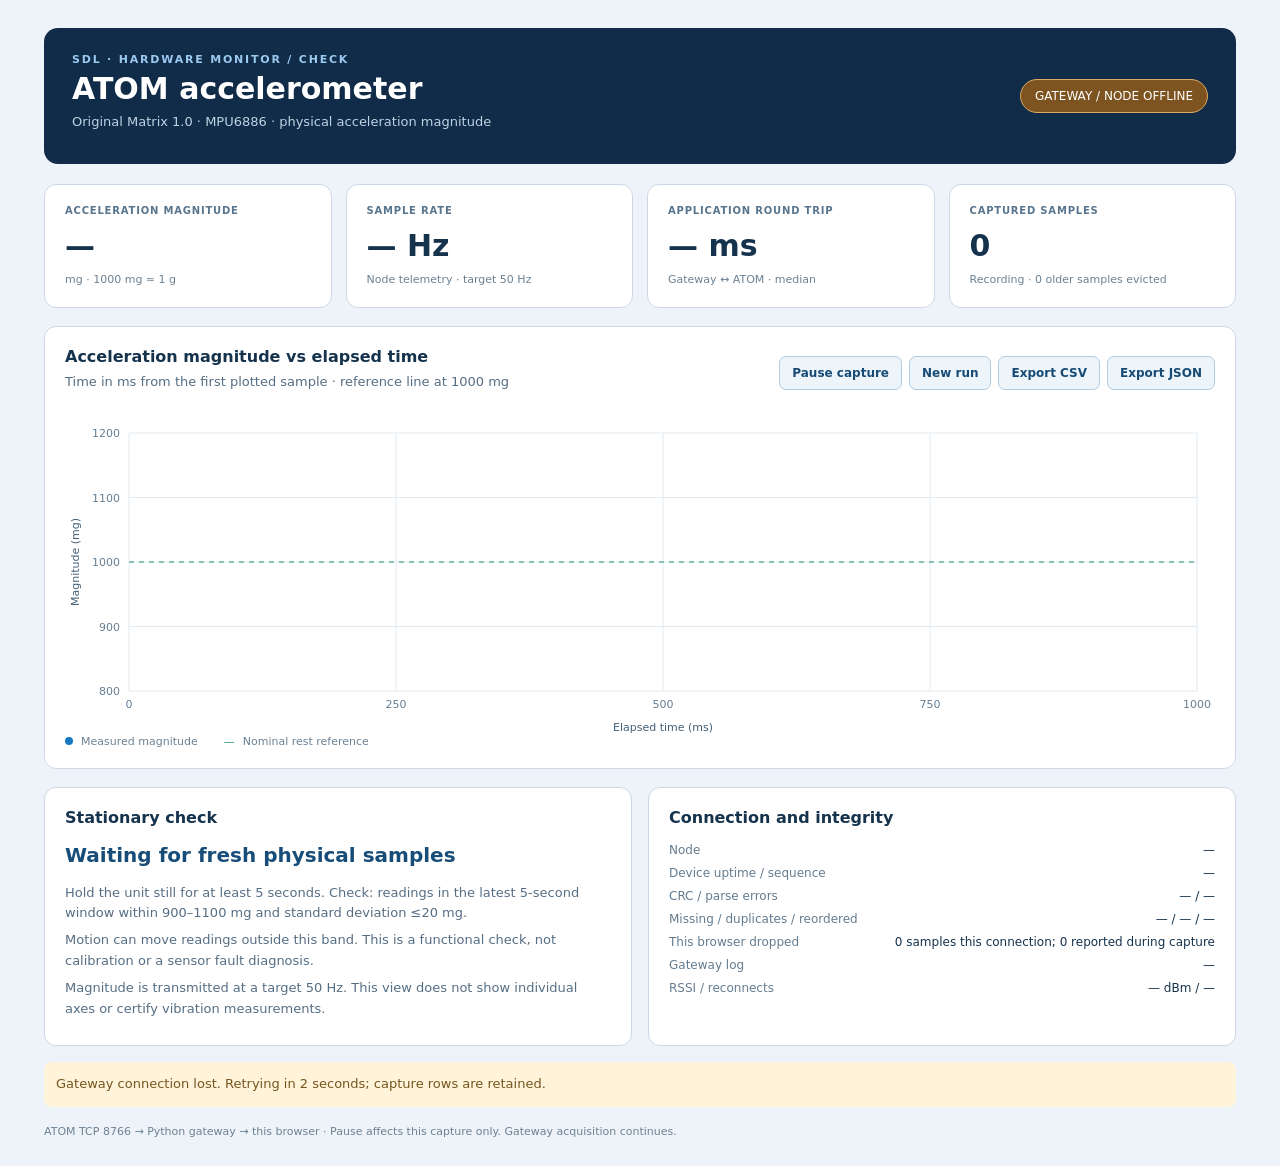
<file: web/accelerometer.html>
<!doctype html>
<html lang="en">
<head>
 <meta charset="utf-8"><meta name="viewport" content="width=device-width,initial-scale=1">
 <title>SDL · ATOM Accelerometer Monitor</title>
 <link rel="stylesheet" href="accelerometer.css">
</head>
<body>
 <main>
  <header><div><div class="eyebrow">SDL · HARDWARE MONITOR / CHECK</div><h1>ATOM accelerometer</h1><p>Original Matrix 1.0 · MPU6886 · physical acceleration magnitude</p></div><span id="connection" class="badge">Connecting…</span></header>
  <section class="cards" aria-label="Current readings">
   <article><label>ACCELERATION MAGNITUDE</label><strong id="magnitude">—</strong><small>mg · 1000 mg ≈ 1 g</small></article>
   <article><label>SAMPLE RATE</label><strong id="rate">—</strong><small>Node telemetry · target 50 Hz</small></article>
   <article><label>APPLICATION ROUND TRIP</label><strong id="rtt">—</strong><small>Gateway ↔ ATOM · median</small></article>
   <article><label>CAPTURED SAMPLES</label><strong id="count">0</strong><small id="capture-state">Recording · latest 4096 retained</small></article>
  </section>
  <section class="panel">
   <div class="toolbar"><div><h2>Acceleration magnitude vs elapsed time</h2><p>Time in ms from the first plotted sample · reference line at 1000 mg</p></div><div class="buttons"><button id="pause">Pause capture</button><button id="clear">New run</button><button id="csv">Export CSV</button><button id="json">Export JSON</button></div></div>
   <canvas id="plot" height="320" aria-label="Physical acceleration magnitude in mg versus elapsed milliseconds"></canvas>
   <div class="legend"><span class="dot"></span>Measured magnitude <span class="reference">—</span> Nominal rest reference</div>
  </section>
  <section class="lower">
   <article class="panel"><h2>Stationary check</h2><strong id="rest">Waiting for physical samples</strong><p>Hold the unit still for at least 5 seconds. Check: readings in the latest 5-second window within 900–1100 mg and standard deviation ≤20 mg.</p><p>Motion can move readings outside this band. This is a functional check, not calibration or a sensor fault diagnosis.</p><p>Magnitude is transmitted at a target 50 Hz. This view does not show individual axes or certify vibration measurements.</p></article>
   <article class="panel"><h2>Connection and integrity</h2><dl><dt>Node</dt><dd id="node">—</dd><dt>Device uptime / sequence</dt><dd id="identity">—</dd><dt>CRC / parse errors</dt><dd id="errors">—</dd><dt>Missing / duplicates / reordered</dt><dd id="integrity">—</dd><dt>This browser dropped</dt><dd id="delivery">0 samples</dd><dt>Gateway log</dt><dd id="logging">—</dd><dt>RSSI / reconnects</dt><dd id="radio">—</dd></dl></article>
  </section>
  <p id="notice" role="status">Waiting for the gateway. Synthetic or incompatible sources will not be plotted.</p>
  <footer>ATOM TCP 8766 → Python gateway → this browser · Pause affects this capture only. Gateway acquisition continues.</footer>
 </main>
 <script src="accelerometer.js"></script>
</body>
</html>
</file>
<file: web/style.css>
:root{--navy:#0a2442;--navy2:#13395f;--blue:#166de2;--cyan:#00a2c9;--bg:#eaf1f8;--white:#fff;--border:#d0dfee;--ink:#16324d;--muted:#648098;--soft:#f3f8fd;--green:#14885d;--amber:#b27518;--red:#bf4b50;--shadow:0 6px 21px rgba(15,51,86,.08)}
*{box-sizing:border-box}html,body{margin:0;min-height:100%;background:var(--bg);font-family:Inter,'Segoe UI',Arial,sans-serif;color:var(--ink)}button,input,select{font:inherit}button{cursor:pointer}button:disabled{opacity:.45;cursor:not-allowed}button:focus-visible,input:focus-visible,select:focus-visible{outline:3px solid #e9af4b;outline-offset:2px}.app{max-width:1680px;margin:auto;min-height:100vh}.mast{background:linear-gradient(115deg,#06192e,#123a63 75%,#1d527c);color:white;min-height:91px;padding:13px 24px;display:flex;align-items:center;justify-content:space-between;gap:18px;border-bottom:3px solid #d8a34d}.mast-left{display:flex;align-items:center;gap:16px}.sdl-mark{width:54px;height:54px;border:2px solid #b0d5f6;border-radius:15px;display:grid;place-items:center;transform:rotate(-5deg);font-size:24px;font-weight:850;letter-spacing:-1px}.mast h1{font-size:24px;letter-spacing:-.75px;line-height:1.05;margin:3px 0}.mast p{font-size:12px;color:#c5ddf1;margin:0}.eyebrow{font-size:10px;font-weight:900;letter-spacing:1.5px;color:#f5c979;text-transform:uppercase}.topright{text-align:right;display:grid;gap:7px;justify-items:end}.tinybadge{font-size:11px;font-weight:750;padding:5px 10px;border:1px solid #638cae;background:#1a466c;border-radius:30px;white-space:nowrap}.tinybadge span{color:#64e4a8}.statusdot{display:inline-block;width:7px;height:7px;border-radius:50%;background:#f4bd65;margin-right:6px}.statusdot.on{background:#46dfa5}.tabnav{display:grid;grid-template-columns:repeat(5,1fr);gap:7px;background:white;padding:9px 18px;border-bottom:1px solid var(--border)}.tabnav button{border:1px solid #bfd0e2;border-radius:9px;background:linear-gradient(#fff,#edf4fb);color:#385977;font-size:12px;font-weight:800;display:flex;align-items:center;justify-content:center;gap:9px;padding:11px 5px}.tabnav button.active{color:white;background:linear-gradient(#368bf8,#1262ca);border-color:#1c70dc;box-shadow:0 3px 9px #1d66c22b}.tabnav svg{width:16px;height:16px}.content{padding:14px 18px 16px}.screen[hidden]{display:none!important}.pagehead{display:flex;justify-content:space-between;align-items:center;gap:13px;margin-bottom:11px}.pagehead h2{margin:0;font-size:19px;letter-spacing:-.4px}.pagehead p{margin:4px 0 0;color:var(--muted);font-size:12px}.pill{background:#e8f4ff;color:#205c9a;border:1px solid #b9d8f2;border-radius:22px;padding:5px 10px;font-size:11px;font-weight:800;white-space:nowrap}.pill.gold{background:#fff4dd;color:#98671e;border-color:#ead3a5}.card{background:var(--white);border:1px solid var(--border);border-radius:13px;box-shadow:var(--shadow);min-width:0}.pad{padding:14px}.livegrid{display:grid;grid-template-columns:276px minmax(0,1fr);gap:12px}.stack{display:flex;flex-direction:column;gap:11px}.sectionlabel{text-transform:uppercase;font-size:10px;letter-spacing:1.2px;color:#577795;font-weight:900}.control-title{font-size:16px;font-weight:850;margin:0}.small{font-size:12px;color:var(--muted);line-height:1.5}.label{font-size:11px;color:#51708b;font-weight:800;display:block;margin:0 0 5px}.inp{width:100%;padding:10px 9px;border:1px solid #c4d6e8;border-radius:8px;background:#f9fcff;color:var(--ink);outline:none;font-size:12px;min-width:0}.inp:focus{border-color:var(--blue)}.controls{display:grid;grid-template-columns:1fr 1fr;gap:7px}.btn{border:1px solid #b6cbe2;border-radius:8px;padding:10px 13px;background:#eff5fc;color:#214c78;font-size:12px;font-weight:820;min-height:36px}.btn:hover{filter:brightness(.975);border-color:#2f80d4}.btn.primary{background:#166fe0;border-color:#1262c7;color:#fff}.btn.success{background:#118354;border-color:#087246;color:white}.btn.ghost{background:#fff}.btn.red{color:#ab3a43;background:#fff5f5;border-color:#e9c7cb}.btn:focus-visible{outline:2px solid #f6bb5b}.separator{height:1px;background:#e3edf6;margin:2px 0}.metricrow{display:grid;grid-template-columns:1fr auto;align-items:center;gap:7px}.metricrow span{font-size:12px;color:#638198}.metricrow strong{font-size:24px;font-weight:850;letter-spacing:-.6px;font-variant-numeric:tabular-nums}.metricrow em{font-style:normal;font-size:12px;color:#658097}.devicebox{background:#eaf7f2;border:1px solid #b9e5d1;border-radius:9px;padding:10px;font-size:12px;color:#21694d;line-height:1.5}.devicebox.warn{background:#fff8e9;color:#82591b;border-color:#ead7ae}.graphs{display:grid;grid-template-rows:308px 184px;gap:11px;min-width:0}.graphcard{padding:12px 14px;display:flex;flex-direction:column;min-width:0;min-height:0}.graphhead{display:flex;align-items:center;justify-content:space-between;gap:9px;flex-wrap:wrap;margin-bottom:4px}.graphhead strong{font-size:14px}.graphhead small{color:#6888a4;font-size:11px}.canvas-wrap{width:100%;flex:1;min-height:0;position:relative}.plot{width:100%;height:100%;display:block;touch-action:none}.legend{display:flex;gap:17px;align-items:center;color:#62809b;font-size:10px;font-weight:700}.swatch{display:inline-block;width:17px;height:3px;border-radius:5px;vertical-align:middle;margin-right:5px}.metrics{display:grid;grid-template-columns:repeat(4,minmax(0,1fr));gap:10px;margin-top:12px}.kpi{padding:10px 14px}.kpi .label{margin-bottom:3px}.kpi strong{font-size:22px;letter-spacing:-.4px;display:block;white-space:nowrap;overflow:hidden;text-overflow:ellipsis}.kpi span{display:block;font-size:10px;color:#67839d;margin-top:2px}.catalog{display:grid;grid-template-columns:repeat(3,minmax(0,1fr));gap:10px}.exp-card{padding:13px;display:flex;flex-direction:column;min-height:146px;gap:8px}.exp-top{display:flex;justify-content:space-between;gap:8px;align-items:center}.exp-icon{width:32px;height:32px;border-radius:9px;background:#edf5fd;display:grid;place-items:center;color:#1c6bc2;font-size:19px}.exp-card h3{font-size:14px;margin:0}.exp-card p{font-size:11px;color:#657f99;line-height:1.45;margin:0;flex:1}.exp-card .btn{padding:7px 12px;min-height:30px;align-self:flex-start}.exp-card .category{font-size:10px;font-weight:820;color:#6885a0}.matchlayout{display:grid;grid-template-columns:1fr 270px;gap:12px}.matchplot{height:230px}.matchinfo{display:flex;flex-direction:column;gap:9px}.matchinfo input[type=range]{width:100%;accent-color:#156edc}.subtle{border:1px dashed #bcd2e6;background:#f5faff;border-radius:9px;padding:11px;color:#496b89;font-size:11px;line-height:1.45}.analysisgrid{display:grid;grid-template-columns:minmax(0,1fr) 280px;gap:12px}.analysisplots{display:grid;grid-template-rows:285px 208px;gap:11px}.analysis-settings{display:flex;flex-direction:column;gap:12px}.result{background:#eff6fe;border:1px solid #d6e5f5;border-radius:9px;padding:11px}.result strong{font-size:13px}.result p{margin:5px 0;color:#537491;font-size:11px;line-height:1.5;overflow-wrap:anywhere}.result-value{font-size:24px;font-weight:850;letter-spacing:-.5px;color:#134f89}.tip{font-size:11px;color:#6f88a0;line-height:1.55}.rows{display:grid;gap:8px}.tablewrap{max-height:355px;overflow:auto;border:1px solid var(--border);border-radius:9px}.datatable{width:100%;border-collapse:collapse;text-align:left;font-size:12px}.datatable th{background:#f1f6fc;color:#547393;font-size:11px;position:sticky;top:0}.datatable td,.datatable th{padding:10px 12px;border-bottom:1px solid #e5edf4}.datatable tr:last-child td{border-bottom:0}.datatable button{padding:5px 9px;font-size:11px}.archivegrid{display:grid;grid-template-columns:1fr 280px;gap:12px}.connectiongrid{display:grid;grid-template-columns:1.15fr 1fr;gap:12px}.pluginbox{background:#f2f7fc;border:1px solid #d4e3f1;border-radius:10px;padding:11px;display:grid;gap:6px}.pluginbox h3{font-size:14px;margin:0}.pluginbox p{font-size:11px;color:#64819d;margin:0;line-height:1.5}.fieldgrid{display:grid;grid-template-columns:1fr 1fr;gap:9px}.code{background:#0d2339;color:#d9edff;border-radius:10px;font:11px/1.6 Consolas,monospace;padding:13px;white-space:pre-wrap;overflow:auto;max-height:170px}.footer{font-size:11px;color:#6f8aa1;display:flex;justify-content:space-between;gap:10px;margin-top:11px;flex-wrap:wrap}.notif{position:fixed;right:24px;bottom:22px;border:1px solid #abc9e5;box-shadow:0 8px 30px #142e5340;padding:12px 16px;border-radius:10px;background:white;color:#204e78;font-size:12px;z-index:99;max-width:350px;display:none}.notif.show{display:block}.mini-control{display:flex;align-items:center;gap:8px;flex-wrap:wrap}.mini-control select{padding:5px 7px;border:1px solid #c9daea;border-radius:7px;background:#f7fbff;color:#3d5e79;font-size:11px}.status-text{font-size:11px;color:#7390a8}.expbar{display:flex;align-items:center;justify-content:space-between;gap:9px;margin-bottom:10px}.divider{height:1px;background:#e3edf6}.hidden{display:none!important}@media(max-width:1050px){.livegrid{grid-template-columns:245px 1fr}.catalog{grid-template-columns:repeat(2,1fr)}.metrics{grid-template-columns:repeat(2,1fr)}.analysisgrid,.connectiongrid,.archivegrid{grid-template-columns:1fr}.analysis-settings{display:grid;grid-template-columns:repeat(2,minmax(0,1fr))}.matchlayout{grid-template-columns:1fr}.matchinfo{display:grid;grid-template-columns:1fr 1fr}}@media(max-width:700px){.mast{padding:12px 15px}.mast h1{font-size:17px}.sdl-mark{width:42px;height:42px;font-size:18px}.mast p{display:none}.topright{display:none}.tabnav{padding:7px;gap:4px}.tabnav button{font-size:10px;padding:9px 1px;gap:2px}.tabnav svg{display:none}.content{padding:9px}.livegrid{grid-template-columns:1fr}.graphs{grid-template-rows:270px 175px}.catalog{grid-template-columns:1fr}.analysisplots{grid-template-rows:250px 185px}.analysis-settings{grid-template-columns:1fr}.matchinfo{grid-template-columns:1fr}}

/* CORE 10 controls and data-model instrumentation */
.sim-box{display:grid;gap:8px;background:#f0f7ff;border:1px solid #d0e3f7;border-radius:11px;padding:10px}.sim-fields{display:grid;grid-template-columns:1fr 1fr;gap:6px}.sim-fields .param{min-width:0}.sim-fields .param input{padding:6px 7px}.tiny-note{font-size:10px;line-height:1.45;color:#607e9a}.sim-manual{display:grid;gap:8px}.sim-manual .fieldgrid{gap:6px}.sim-manual .inp{margin-top:4px;padding:7px}.analysis-settings{gap:9px}.stat-summary{background:#f8fbff;border:1px solid #d5e5f5;padding:9px;border-radius:9px;display:grid;gap:5px}.cursor-note{color:#1e629b;font-size:10px;line-height:1.4}.smalltable{max-height:195px;overflow:auto}.smalltable .datatable th,.smalltable .datatable td{font-size:10px;padding:5px 8px}.unknownpanel{display:grid;gap:7px;background:#edf9f6;border-radius:9px;border:1px solid #a6d7c8;padding:9px}.unknownpanel strong{font-size:12px;color:#16755b}.livegrid > aside{max-height:506px;overflow-y:auto;scrollbar-width:thin}.catalog{grid-template-columns:repeat(5,minmax(0,1fr))}.exp-card{min-height:175px}.exp-card h3{font-size:12px}.exp-card p{font-size:10px}.livegrid{grid-template-columns:300px minmax(0,1fr)}.tabnav button{letter-spacing:.1px}.pill.gold{font-size:10px}.sim-box .btn{padding:7px 8px;min-height:28px}.exp-card .category{font-size:9px}.graphhead{min-height:22px}@media(max-width:1350px){.catalog{grid-template-columns:repeat(4,minmax(0,1fr))}}@media(max-width:1050px){.catalog{grid-template-columns:repeat(2,minmax(0,1fr))}.livegrid{grid-template-columns:270px minmax(0,1fr)}}@media(max-width:700px){.catalog{grid-template-columns:1fr}.livegrid{grid-template-columns:1fr}.livegrid > aside{max-height:none}}

.sim-insight{background:#fff;border:1px solid #c6dbec;border-radius:8px;padding:8px;font-size:10px;font-weight:700;line-height:1.5;color:#315c7c}

.analysis-settings{display:flex!important;flex-direction:column!important;gap:8px;max-height:506px;overflow:hidden;padding:11px}.tooltabs{display:grid;grid-template-columns:repeat(3,1fr);gap:5px;border-bottom:1px solid #e0eaf4;padding-bottom:8px}.tooltab{font-size:11px;font-weight:800;border:1px solid #c6d9eb;border-radius:7px;background:#eff5fb;padding:7px 3px;color:#486982}.tooltab.active{background:#186ddb;color:white;border-color:#186ddb}.toolpanel{display:flex;flex-direction:column;gap:9px;min-height:0;max-height:455px;overflow-y:auto;scrollbar-width:thin}.toolpanel.hidden{display:none!important}.toolpanel .result-value{font-size:22px}.toolpanel .inp{padding:8px}.toolpanel .result{padding:8px}.toolpanel .stat-summary{padding:9px}.toolpanel .smalltable{max-height:320px}@media(max-width:1050px){.analysis-settings{max-height:506px}}

.library-filter{display:flex;gap:9px;margin-bottom:10px}.library-filter .btn{min-height:31px;padding:8px 14px}.catalog{grid-template-columns:repeat(5,minmax(0,1fr))}@media(max-width:1350px){.catalog{grid-template-columns:repeat(4,minmax(0,1fr))}}
/* Dense, tabbed analysis controls so desktop use has no long page scroll. */
.analysis-settings{padding:9px;max-height:506px}
.analysis-settings .toolpanel{gap:5px;max-height:457px}
.analysis-settings .label{font-size:10px;margin-bottom:2px}
.analysis-settings .inp{padding:6px 7px;min-height:30px}
.analysis-settings .fieldgrid{gap:5px}
.analysis-settings .result{padding:7px}
.analysis-settings .result p{margin:2px 0;font-size:10px}
.analysis-settings .result-value{font-size:21px}
.analysis-settings .controls .btn{padding:6px;min-height:29px}
.analysis-settings .tip{font-size:10px;margin:3px 0}
.analysis-settings .control-title{font-size:14px}

/* v0.6 diagnostics: compact communications observatory */
#capture-warning{padding:12px;margin-bottom:14px;border:1px solid #c99035;border-radius:8px;background:#fff0d2;color:#704b0b;font-size:13px;font-weight:700}
.wifi-diag{border:1px solid #a2c6df;background:linear-gradient(135deg,#e8f5ff,#f3fafd);border-radius:11px;padding:10px;display:grid;gap:8px}
.diag-head{display:flex;align-items:center;justify-content:space-between;gap:8px;font-size:13px;color:#174a74}.diag-status{font-size:10px;border-radius:16px;background:#fff0d2;border:1px solid #e5c883;color:#825b13;padding:4px 8px;font-weight:800}.diag-status.healthy{background:#d7f3e8;border-color:#88d4b5;color:#187551}.diag-status.offline{background:#ffe9ea;border-color:#e3bdc2;color:#9c3c48}
.diag-grid{display:grid;grid-template-columns:repeat(4,minmax(0,1fr));gap:6px}.diag-kpi{background:white;border:1px solid #c5ddef;border-radius:8px;padding:8px 5px;display:grid;gap:3px;min-width:0}.diag-kpi span{font-size:9px;letter-spacing:.5px;font-weight:900;color:#567895}.diag-kpi b{font-size:18px;color:#103c63;white-space:nowrap;overflow:hidden;text-overflow:ellipsis}.diag-kpi small{font-size:9px;color:#829db0}
.diag-detail{font:10px/1.6 ui-monospace,Consolas,monospace;color:#345a76;overflow-wrap:anywhere;background:#ffffffae;padding:7px;border-radius:7px}.diag-warning{font-size:10px;color:#6a7c8d;line-height:1.45}
@media(max-width:1200px){.diag-grid{grid-template-columns:repeat(2,minmax(0,1fr))}}
</file>
<file: web/accelerometer.css>
:root{font-family:system-ui,"Segoe UI",sans-serif;color:#16334e;background:#edf3f8;color-scheme:light}*{box-sizing:border-box}body{margin:0}main{max-width:1240px;margin:auto;padding:28px 24px}header{display:flex;justify-content:space-between;align-items:center;gap:20px;background:#102c49;color:white;padding:25px 28px;border-radius:14px;margin-bottom:20px}.eyebrow{color:#9bc9ef;font-size:11px;font-weight:750;letter-spacing:1.8px}h1{font-size:30px;margin:5px 0}header p{color:#bfd2e2}p{margin:6px 0;color:#566e84;font-size:13px;line-height:1.6}.badge{border:1px solid #6789a9;background:#234562;padding:9px 14px;border-radius:24px;font-size:12px;white-space:nowrap}.badge.ok{background:#19674f;border-color:#53c19b}.badge.warn{background:#7d5420;border-color:#dcab5f}.cards{display:grid;grid-template-columns:repeat(4,1fr);gap:14px;margin-bottom:18px}.cards article,.panel{background:#fff;border:1px solid #ccd9e5;border-radius:12px;padding:20px}.cards label{font-size:10px;font-weight:800;letter-spacing:.8px;color:#59758d;display:block}.cards strong{font-size:30px;display:block;margin:12px 0 5px;font-variant-numeric:tabular-nums}.cards small{font-size:11px;color:#6c8193}h2{font-size:16px;margin:0 0 6px}.toolbar{display:flex;justify-content:space-between;gap:16px;align-items:center;flex-wrap:wrap}.buttons{display:flex;gap:7px;flex-wrap:wrap}button{background:#edf5fb;border:1px solid #b1cbe0;color:#174b75;padding:9px 12px;border-radius:7px;font:600 12px system-ui;cursor:pointer}button:hover{background:#dcecf8}button:focus-visible{outline:3px solid #3b91dc;outline-offset:2px}canvas{display:block;width:100%;height:320px;margin-top:16px}.legend{display:flex;align-items:center;gap:8px;font-size:11px;color:#6b8193}.dot{height:8px;width:8px;background:#1678be;border-radius:50%}.reference{color:#269177;margin-left:18px}.lower{display:grid;grid-template-columns:1fr 1fr;gap:16px;margin-top:18px}.lower strong{font-size:20px;display:block;margin:16px 0;color:#174d78}dl{display:grid;grid-template-columns:auto 1fr;gap:9px 14px;margin:16px 0 0;font-size:12px}dt{color:#647c90}dd{margin:0;text-align:right;overflow-wrap:anywhere;font-variant-numeric:tabular-nums}#notice{padding:12px;border-radius:8px;background:#fff3da;color:#75551e;margin-top:16px}footer{font-size:11px;color:#6d8294;margin-top:18px}@media(max-width:800px){main{padding:14px}.cards{grid-template-columns:repeat(2,1fr)}.lower{grid-template-columns:1fr}header{padding:20px;align-items:flex-start;flex-direction:column}h1{font-size:25px}canvas{height:280px}.cards article,.panel{padding:15px}}
</file>
